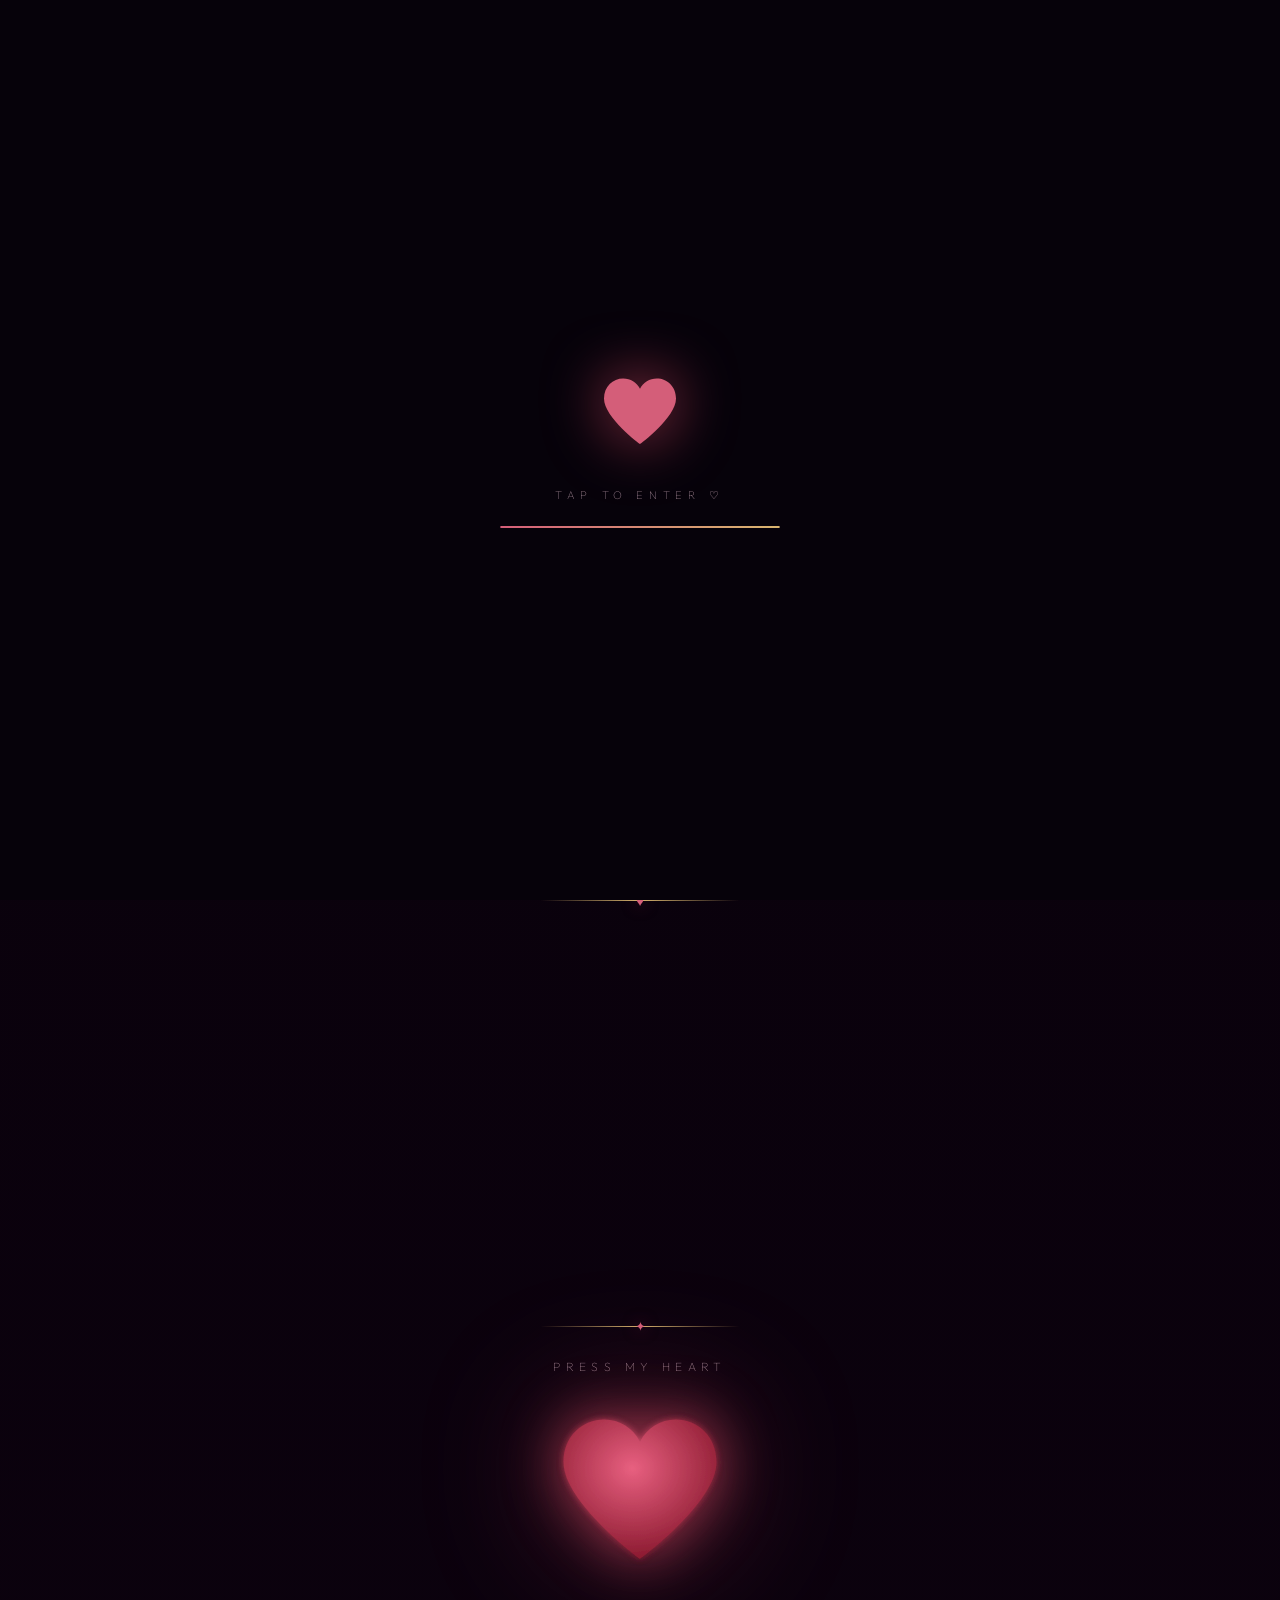
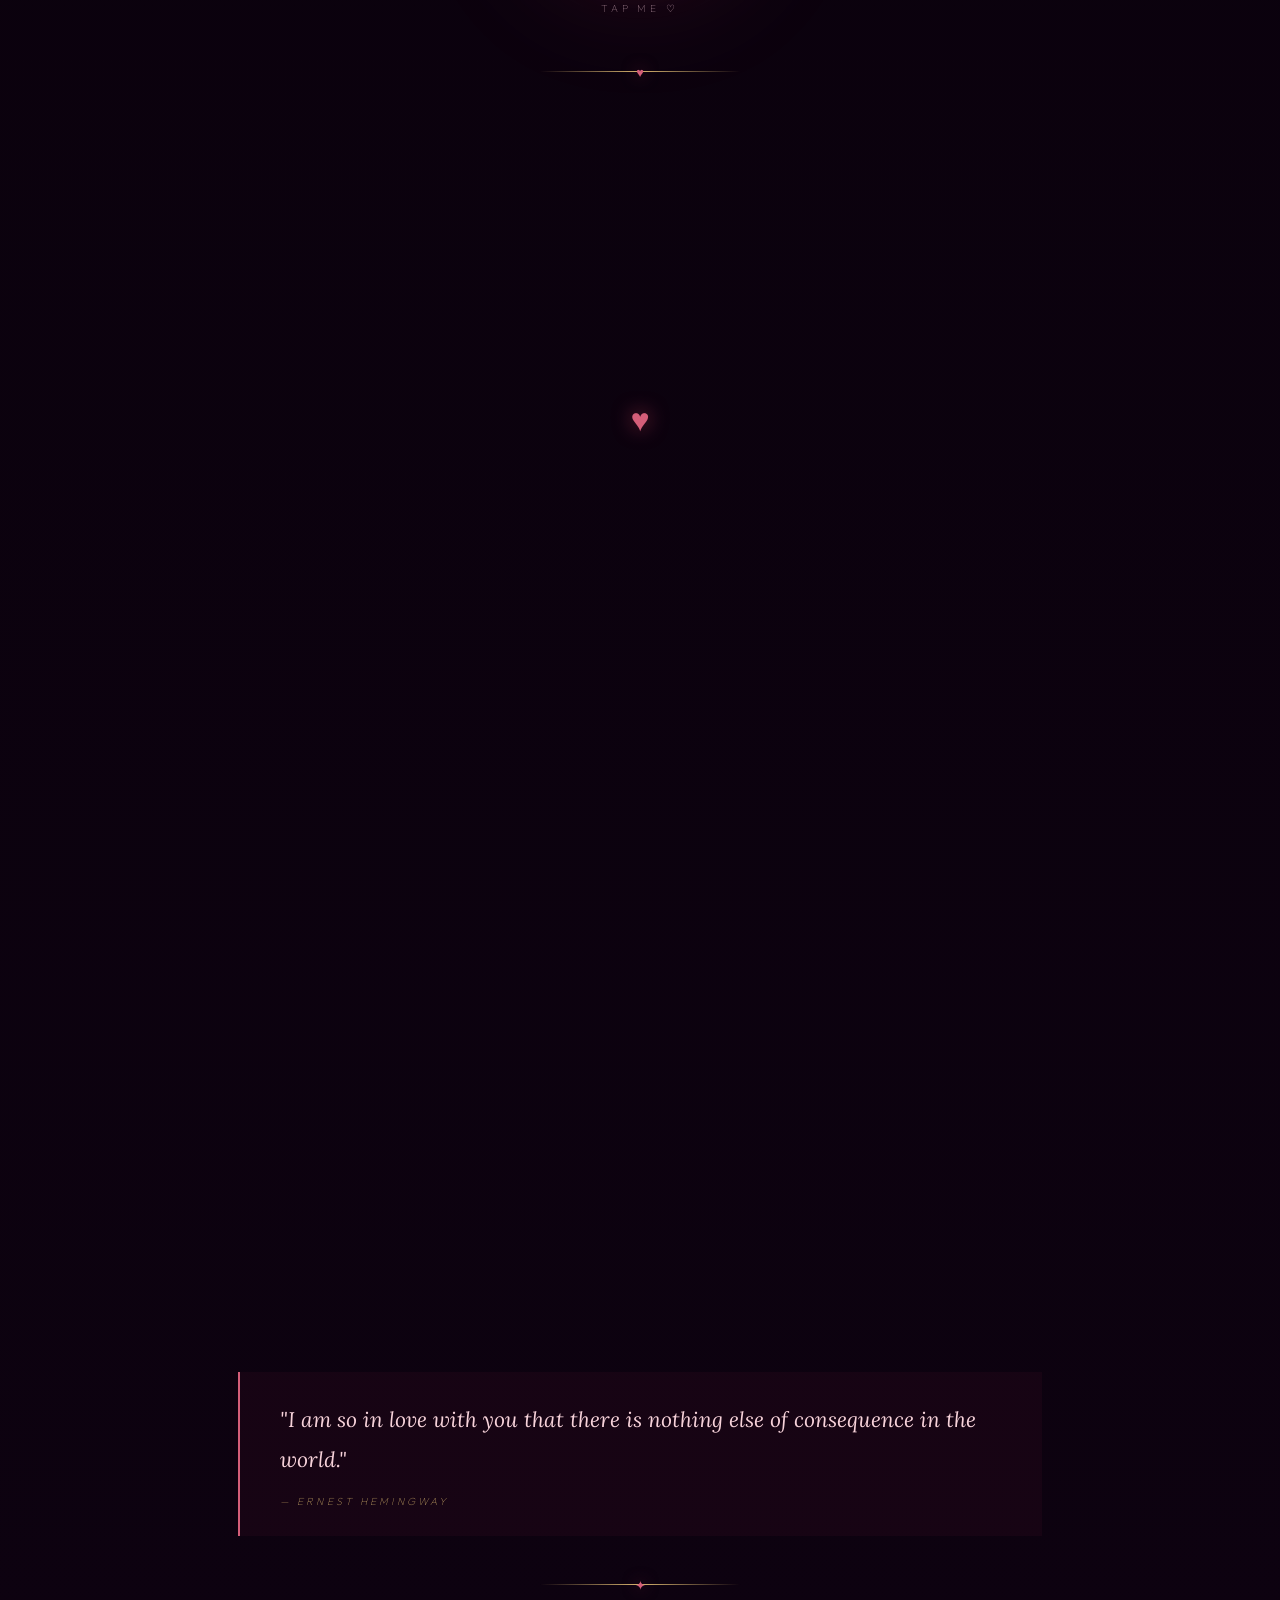
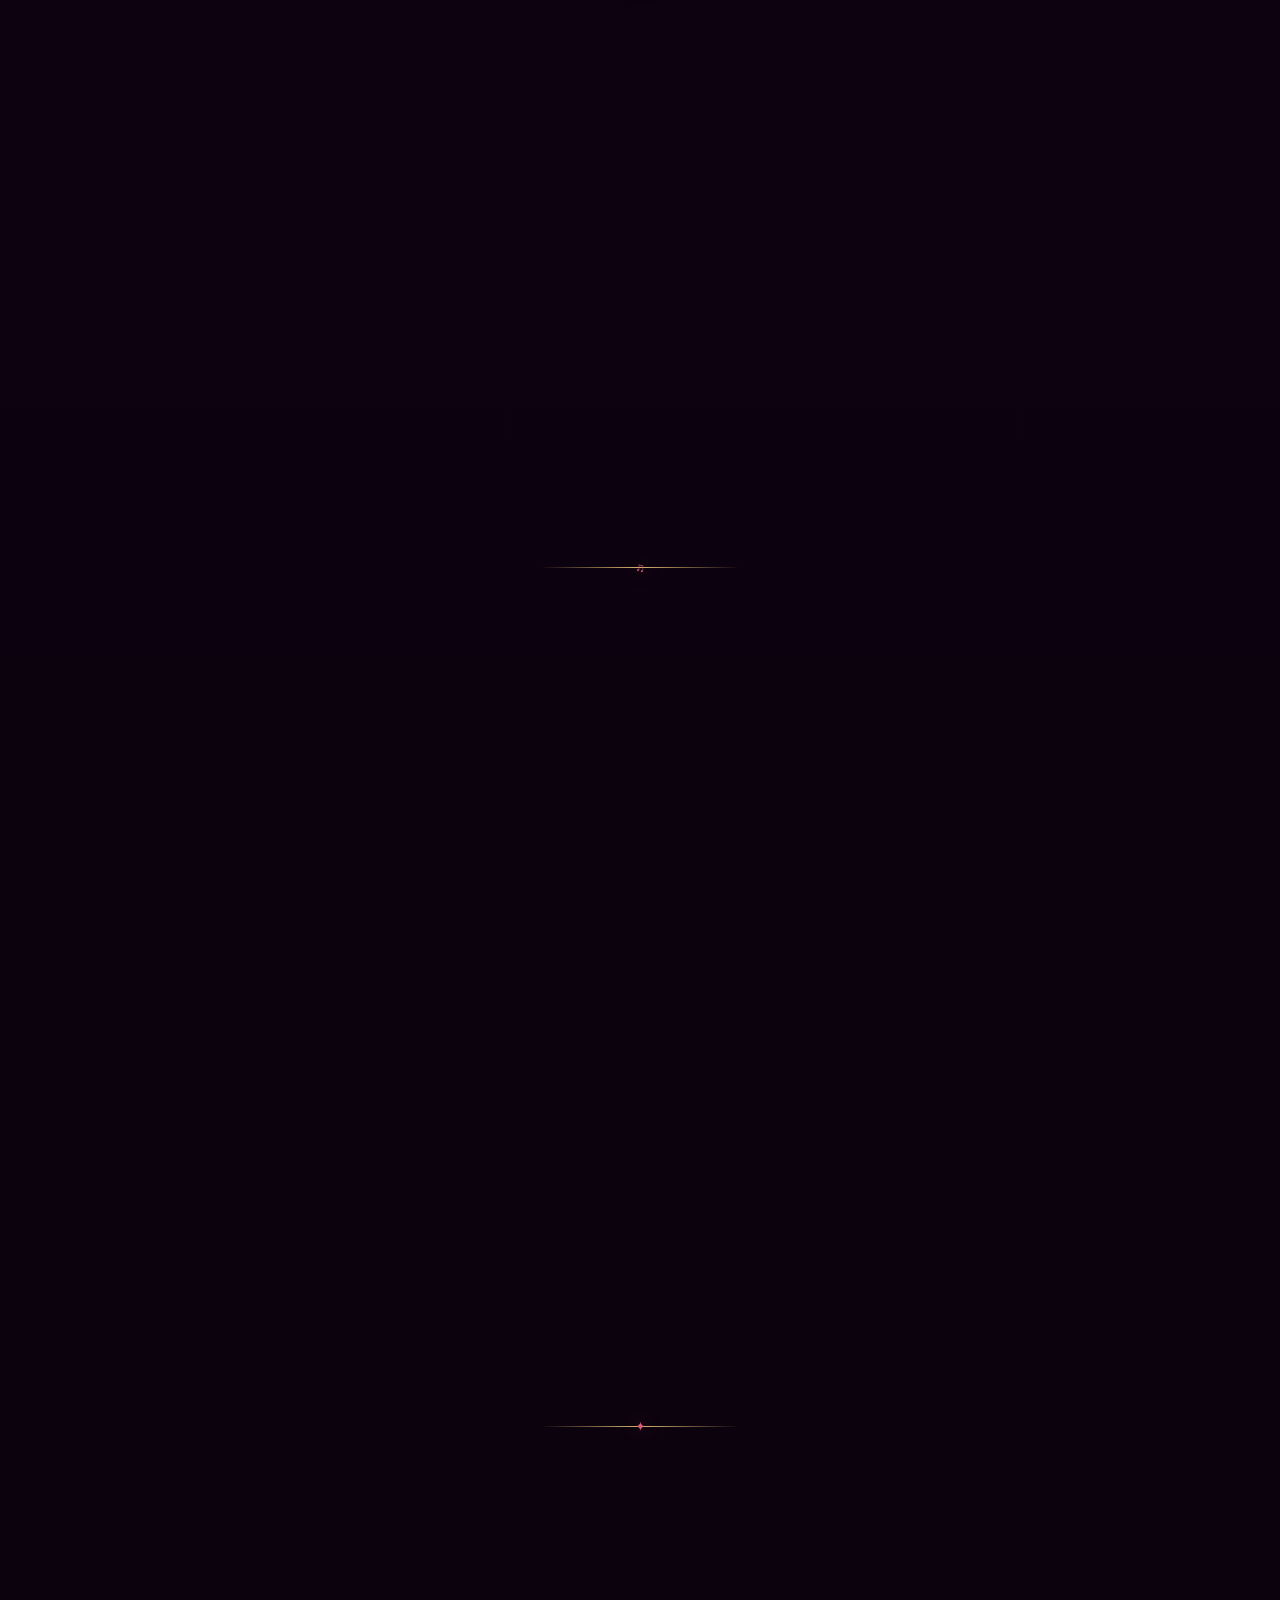
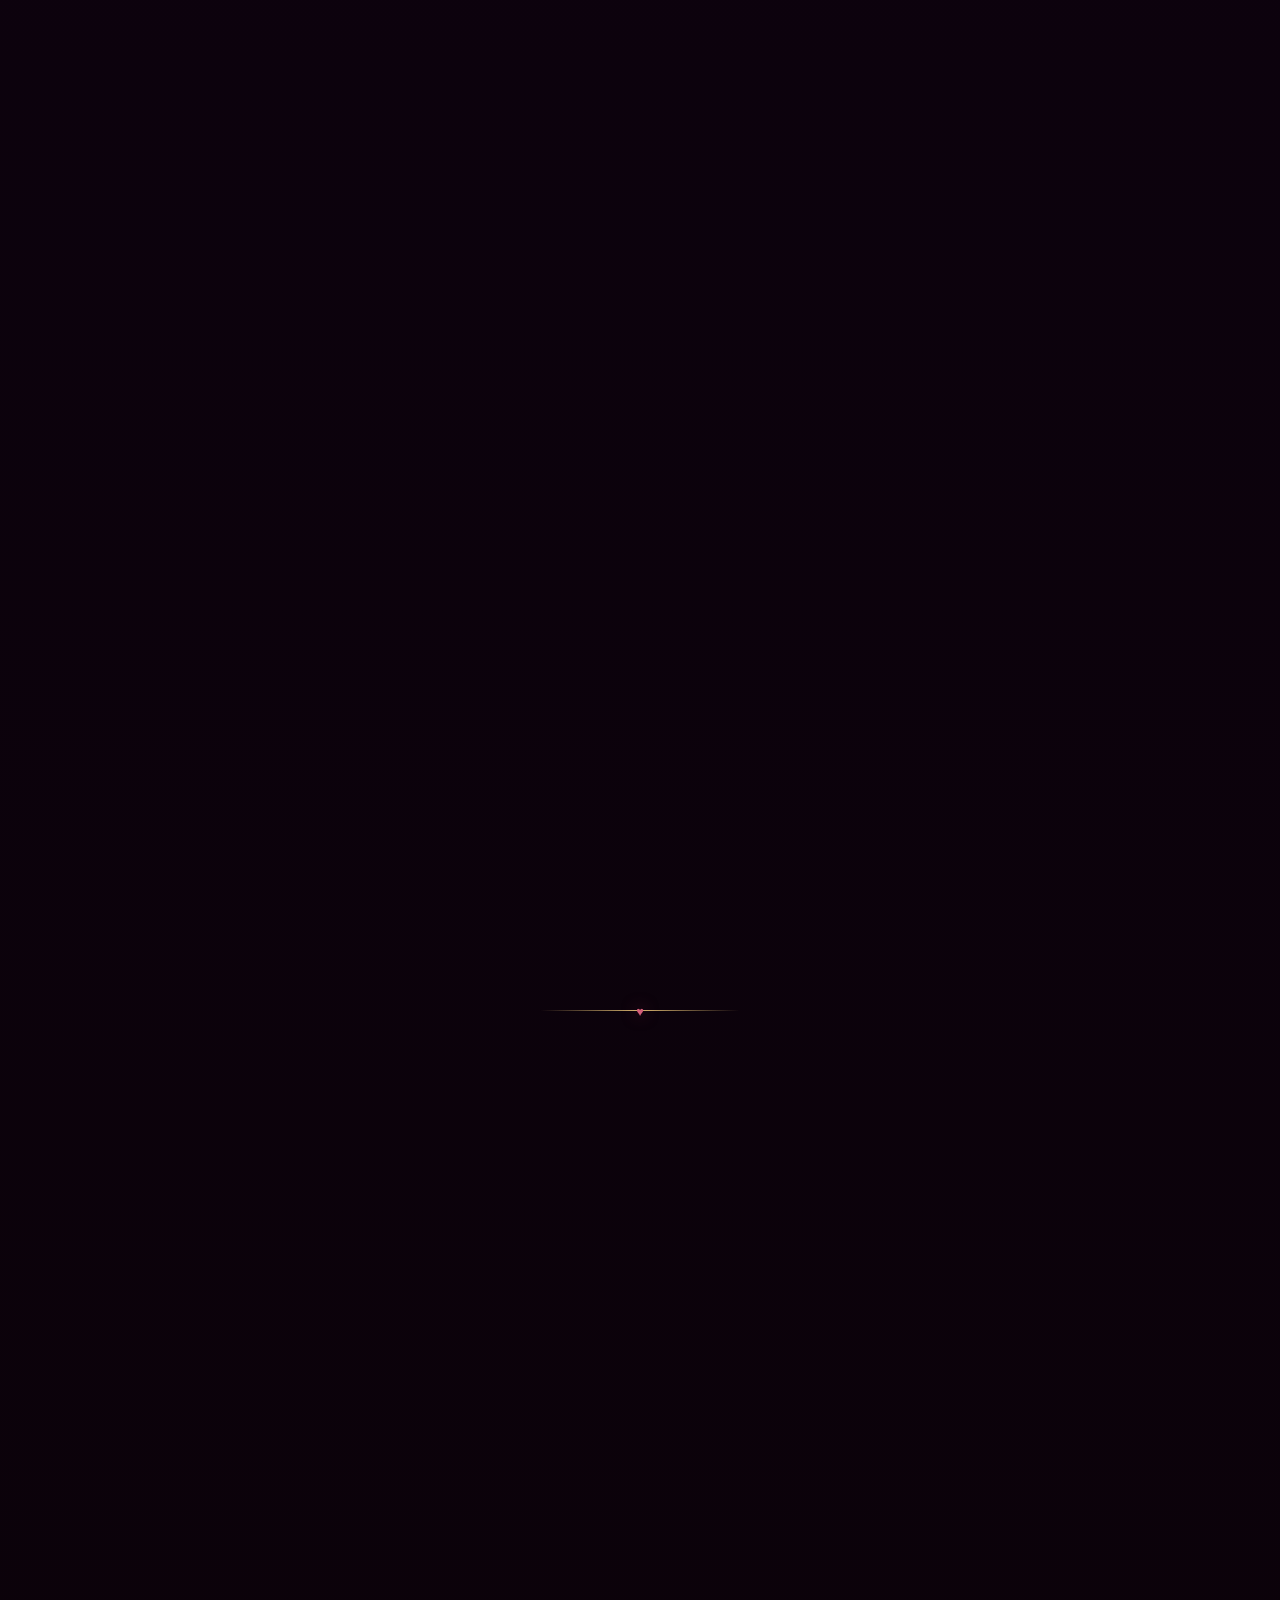
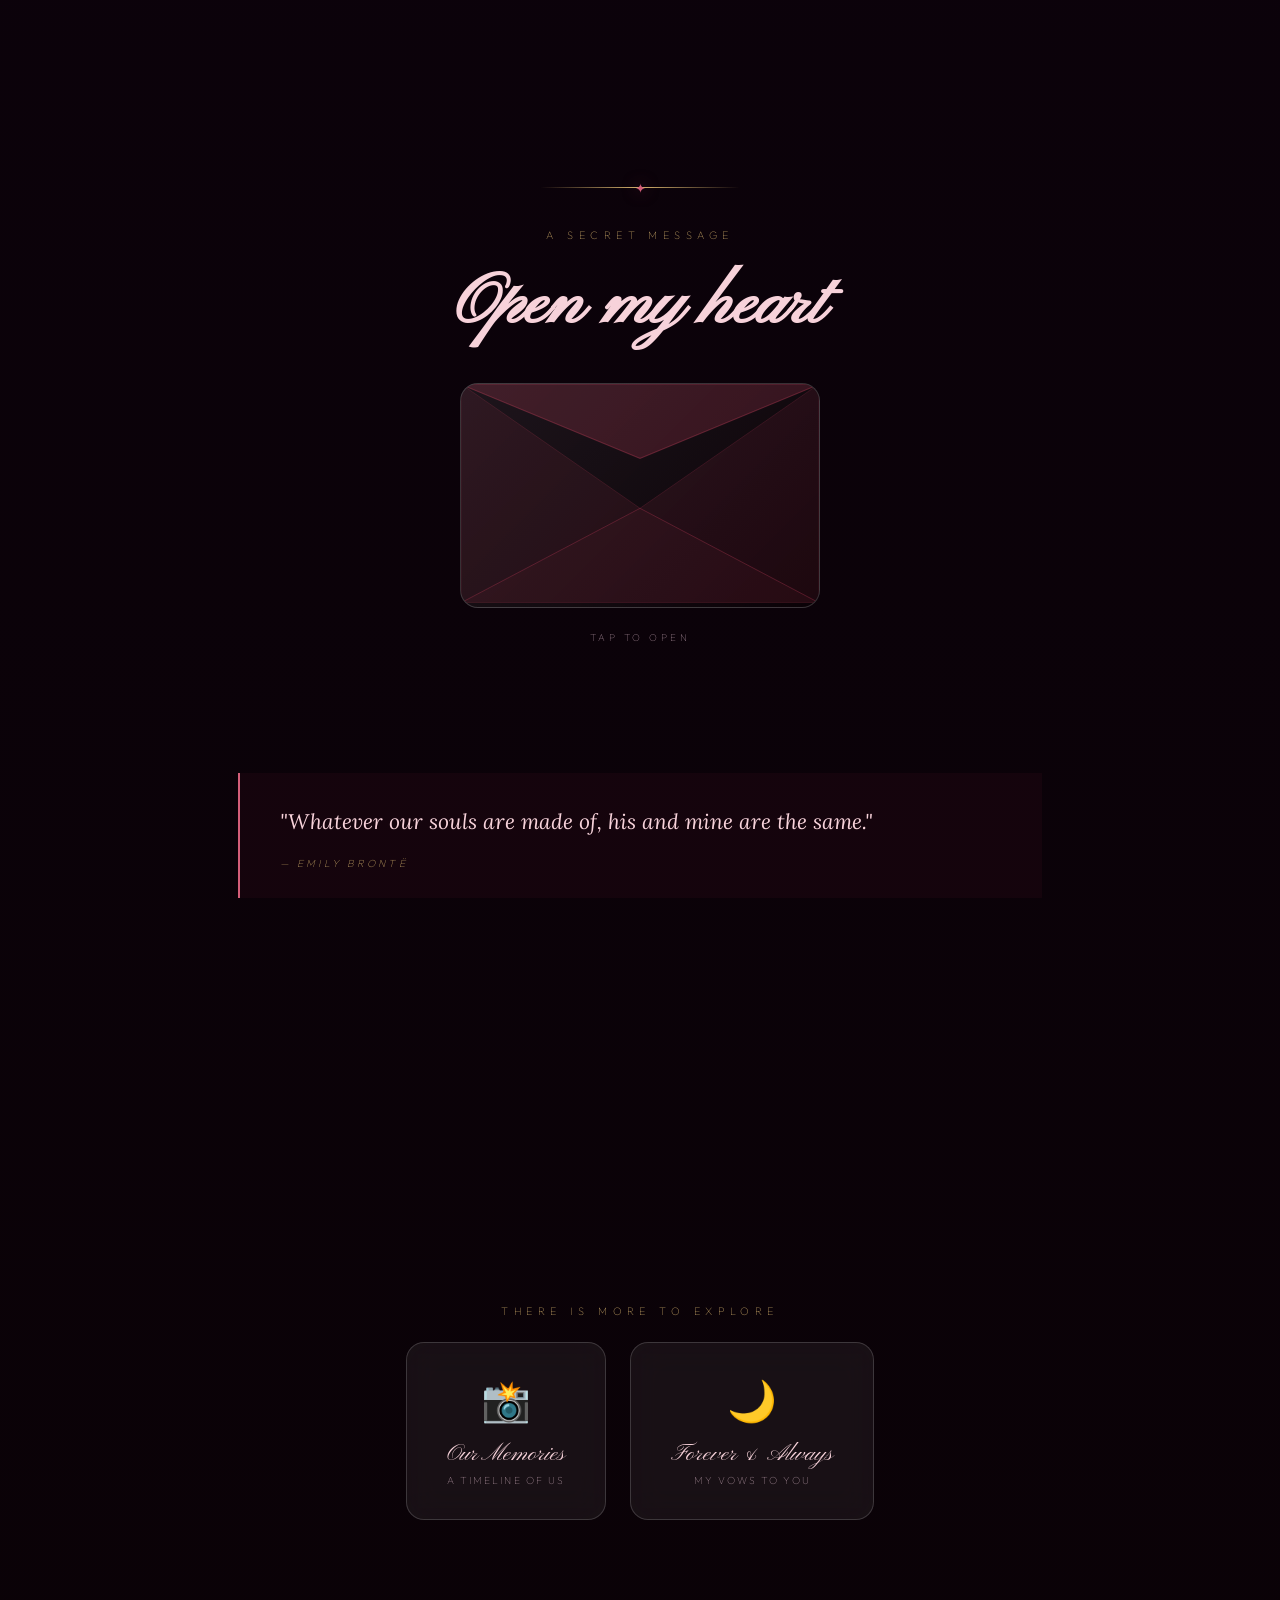
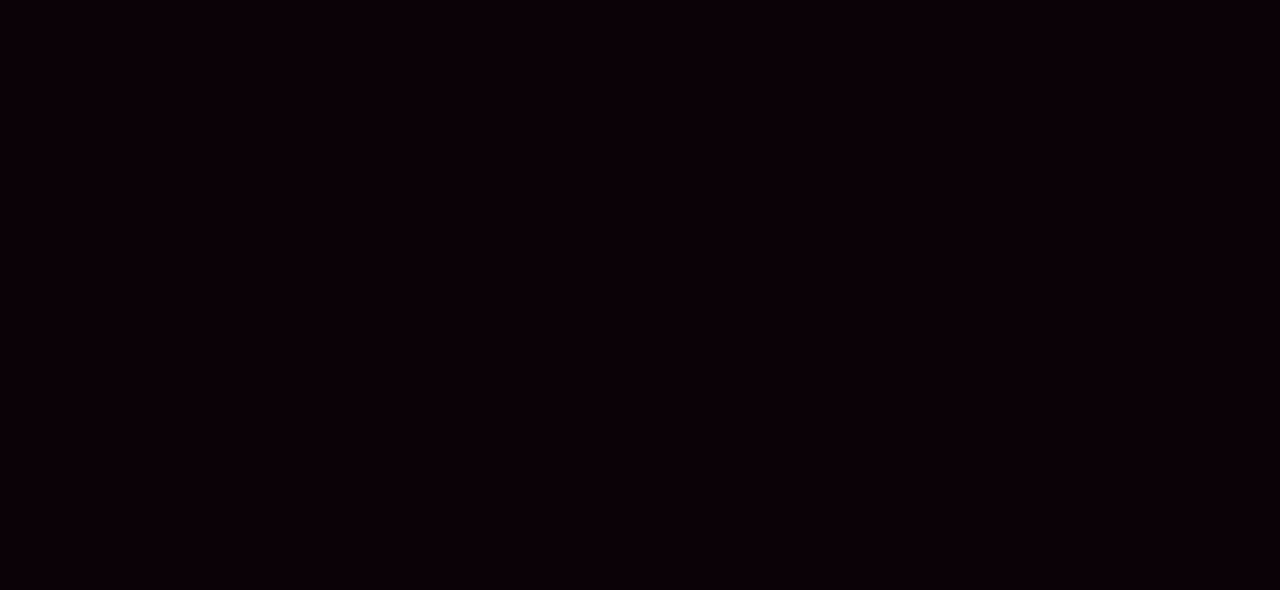
<file: Yassa - Copy - Copy/index.html>
<!DOCTYPE html>
<html lang="en">
<head>
  <meta charset="UTF-8"/>
  <meta name="viewport" content="width=device-width, initial-scale=1.0"/>
  <title>For Ela — My Everything ♡</title>
  <meta name="description" content="A love letter written with every heartbeat — for Ela, from Yassa."/>

  <!-- Fonts -->
  <link href="https://fonts.googleapis.com/css2?family=Lora:ital,wght@0,400;0,500;0,600;1,400;1,500&family=Pinyon+Script&family=Outfit:wght@200;300;400;500;600&display=swap" rel="stylesheet"/>

  <!-- Styles -->
  <link rel="stylesheet" href="css/style.css"/>
</head>
<body>

<!-- ═══ LOADING SCREEN ═══ -->
<div class="loader-screen" id="loader">
  <div class="loader-heart">
    <svg viewBox="0 0 100 90" xmlns="http://www.w3.org/2000/svg">
      <path d="M50 85C50 85 5 52 5 28C5 13 16 3 29 3C38 3 46 8 50 16C54 8 62 3 71 3C84 3 95 13 95 28C95 52 50 85 50 85Z"/>
    </svg>
  </div>
  <span class="loader-text">opening my heart for you</span>
  <div class="loader-bar"><div class="loader-bar-fill"></div></div>
</div>

<!-- ═══ SCROLL PROGRESS ═══ -->
<div class="scroll-progress">
  <div class="scroll-progress-fill" id="scroll-progress-fill"></div>
  <span class="scroll-heart" id="scroll-heart">♥</span>
</div>

<!-- ═══ SOUND TOGGLE ═══ -->
<button class="sound-toggle" id="sound-toggle" aria-label="Toggle sound">♪</button>

<!-- ═══ AUDIO ═══ -->
<audio id="bgmusic" loop preload="auto">
  <source src="bgmusic.mp3" type="audio/mpeg">
  Your browser does not support the audio element.
</audio>

<!-- ═══ HEART CURSOR ═══ -->
<div id="hcur">
  <svg viewBox="0 0 100 90" xmlns="http://www.w3.org/2000/svg">
    <path d="M50 85C50 85 5 52 5 28C5 13 16 3 29 3C38 3 46 8 50 16C54 8 62 3 71 3C84 3 95 13 95 28C95 52 50 85 50 85Z" fill="#c0415a"/>
  </svg>
</div>

<!-- ═══ CANVASES ═══ -->
<canvas id="bgc"></canvas>
<canvas id="fwc"></canvas>
<div class="fhwrap" id="fhwrap"></div>

<!-- ═══ MODAL ═══ -->
<div class="overlay" id="overlay">
  <div class="mbox">
    <span class="mhearts">♥ ♥ ♥</span>
    <div class="mtxt" id="mtxt"></div>
    <button class="mclose" id="mclose">close ♡</button>
  </div>
</div>

<!-- ═══ HERO ═══ -->
<div class="hero">
  <div class="ring ring-1"></div>
  <div class="ring ring-2"></div>
  <div class="ring ring-3"></div>
  <canvas id="heart3d"></canvas>
  <span class="from-label">from Yassa, with every heartbeat, to</span>
  <div class="name-wrap">
    <span class="hero-name" id="hname">Ela</span>
  </div>
  <p class="hero-tagline">You are not just the love of my life —<br>you are the <em>life</em> of my love.</p>
  <span class="hero-sub">always &nbsp;·&nbsp; hopelessly &nbsp;·&nbsp; forever</span>
  <div class="shint"><span>scroll</span><div class="sline"></div></div>
</div>

<div class="gline-animated rev"><span class="div-heart">♥</span></div>

<!-- ═══ LETTER ═══ -->
<section class="parallax-section">
  <span class="tag rev">A letter from my heart</span>
  <h2 class="rev">My dearest Ela</h2>
  <div class="letter rev">
    <p>There are moments when words feel too small for what the heart is trying to say. This is one of those moments. Because no sentence I could ever write will be enough to describe how deeply, how completely, how <em>hopelessly</em> I love you.</p>
    <p>You walked into my world and quietly rearranged everything — the way the morning feels, the way a song sounds, the way I see myself. You made me realise that love is not just a feeling; it is a <em>place</em>. And that place is wherever you are.</p>
    <p>I do not love you because you are perfect. I love you because <strong>you are perfectly, beautifully, wonderfully you</strong> — and to me, there is nothing more extraordinary in this entire universe.</p>
  </div>
</section>

<div class="gline-animated rev"><span class="div-heart">✦</span></div>

<!-- ═══ TAP MY HEART ═══ -->
<div class="tap-sec rev">
  <span class="sub">press my heart</span>
  <button class="bhbtn" id="bh" aria-label="Press for a love message">
    <svg viewBox="0 0 100 90" xmlns="http://www.w3.org/2000/svg">
      <defs>
        <radialGradient id="hg" cx="45%" cy="35%" r="65%">
          <stop offset="0%" stop-color="#e86080"/>
          <stop offset="100%" stop-color="#8b1a30"/>
        </radialGradient>
        <filter id="glow"><feGaussianBlur stdDeviation="2" result="blur"/><feMerge><feMergeNode in="blur"/><feMergeNode in="SourceGraphic"/></feMerge></filter>
      </defs>
      <path d="M50 85C50 85 5 52 5 28C5 13 16 3 29 3C38 3 46 8 50 16C54 8 62 3 71 3C84 3 95 13 95 28C95 52 50 85 50 85Z" fill="url(#hg)" filter="url(#glow)"/>
    </svg>
  </button>
  <span class="tap-hint">tap me ♡</span>
</div>

<div class="gline-animated rev"><span class="div-heart">♥</span></div>

<!-- ═══ POEM ═══ -->
<div class="poem parallax-section">
  <span class="pl rev">When I am with you, time forgets to move.</span>
  <span class="pl rev d1">When I am without you, every second knows your name.</span>
  <span class="pl hi rev d2">You are the poem I never knew how to write</span>
  <span class="pl hi rev d3">and the answer to a question my heart always asked.</span>
</div>

<span class="hbd">♥</span>

<!-- ═══ FLIP CARDS ═══ -->
<section class="parallax-section">
  <span class="tag rev">The reasons</span>
  <h2 class="rev">Why I love you</h2>
  <p class="rev">Tap each card to discover what's inside ✨</p>
  <div class="reasons" id="rgrid"></div>
</section>

<!-- ═══ QUOTE ═══ -->
<div style="position:relative;z-index:1;max-width:900px;margin:0 auto;padding:0 clamp(1.2rem,5vw,3rem)">
  <div class="quote rev">
    <p>"I am so in love with you that there is nothing else of consequence in the world."</p>
    <cite>— Ernest Hemingway</cite>
  </div>
</div>

<div class="gline-animated rev"><span class="div-heart">✦</span></div>

<!-- ═══ OUR SONG ═══ -->
<section class="parallax-section">
  <span class="tag rev">Our melody</span>
  <h2 class="rev">Our Song</h2>
  <div class="song-card glass-card rev">
    <div class="cd-wrap">
      <div class="cd"></div>
    </div>
    <div class="song-info">
      <p class="song-title">Every love song I hear</p>
      <p class="song-artist">reminds me of you</p>
      <p class="song-note">Because you are the melody my heart plays on repeat. Every lyric makes sense now that I have you. You turned music into something I can feel.</p>
    </div>
  </div>
</section>

<div class="gline-animated rev"><span class="div-heart">♫</span></div>

<!-- ═══ FAVORITE THINGS ABOUT US ═══ -->
<section class="parallax-section">
  <span class="tag rev">You & me</span>
  <h2 class="rev">Things I love about us</h2>
  <div class="fav-grid" id="favgrid"></div>
</section>

<div class="gline-animated rev"><span class="div-heart">✦</span></div>

<!-- ═══ PROMISES ═══ -->
<section class="parallax-section">
  <span class="tag rev">My promises</span>
  <h2 class="rev">What I give you — forever</h2>
  <p class="rev">Tap each heart to seal my promise to you 💕</p>
  <ul class="promises" id="plist"></ul>
</section>

<div class="gline-animated rev"><span class="div-heart">♥</span></div>

<!-- ═══ DREAM FUTURE ═══ -->
<section class="parallax-section">
  <span class="tag rev">Our tomorrow</span>
  <h2 class="rev">Dreams I have for us</h2>
  <div class="dreams-timeline" id="dreamlist"></div>
</section>

<div class="gline-animated rev"><span class="div-heart">✦</span></div>

<!-- ═══ ENVELOPE ═══ -->
<div class="envsec">
  <span class="tag rev" style="text-align:center;display:block">A secret message</span>
  <h2 class="rev" style="text-align:center;font-family:'Pinyon Script',cursive;font-size:clamp(2.5rem,7vw,4.5rem);color:var(--blush);margin-bottom:0">Open my heart</h2>
  <div class="envwrap rev" id="envwrap">
    <div class="env" id="env">
      <div class="envbody">
        <div class="eflap">
          <svg viewBox="0 0 360 210" preserveAspectRatio="none" xmlns="http://www.w3.org/2000/svg">
            <polygon points="0,0 360,0 180,125" fill="rgba(192,65,90,.22)" stroke="rgba(192,65,90,.38)" stroke-width="1.5"/>
          </svg>
        </div>
        <svg class="etri" viewBox="0 0 360 220" preserveAspectRatio="none" xmlns="http://www.w3.org/2000/svg">
          <polygon points="0,0 0,220 180,125" fill="rgba(192,65,90,.1)" stroke="rgba(192,65,90,.18)" stroke-width="1"/>
          <polygon points="360,0 360,220 180,125" fill="rgba(192,65,90,.1)" stroke="rgba(192,65,90,.18)" stroke-width="1"/>
          <polygon points="0,220 360,220 180,125" fill="rgba(192,65,90,.15)" stroke="rgba(192,65,90,.18)" stroke-width="1"/>
        </svg>
        <div class="eletter">
          <p>You are the greatest gift my life has ever known.<br>Thank you for choosing me. ♥<br><br>— Yassa</p>
        </div>
      </div>
    </div>
    <span class="ehint" id="ehint">tap to open</span>
  </div>
</div>

<!-- ═══ SECOND QUOTE ═══ -->
<div style="position:relative;z-index:1;max-width:900px;margin:0 auto;padding:0 clamp(1.2rem,5vw,3rem)">
  <div class="quote rev">
    <p>"Whatever our souls are made of, his and mine are the same."</p>
    <cite>— Emily Brontë</cite>
  </div>
</div>

<!-- ═══ CLOSING POEM ═══ -->
<div class="poem parallax-section" style="padding-bottom:1rem">
  <span class="pl rev">If I searched every corner of every universe,</span>
  <span class="pl rev d1">across every star and every sea,</span>
  <span class="pl rev d2">I would still choose you.</span>
  <span class="pl hi rev d3">Not because there is no one else —</span>
  <span class="pl hi rev d4">but because there is no one else like you.</span>
</div>

<!-- ═══ PAGE NAVIGATION ═══ -->
<nav class="page-nav rev">
  <span class="tag" style="text-align:center;display:block;margin-bottom:1.5rem">there is more to explore</span>
  <div class="nav-links">
    <a href="memories.html" class="nav-card">
      <span class="nav-icon">📸</span>
      <span class="nav-title">Our Memories</span>
      <span class="nav-desc">A timeline of us</span>
    </a>
    <a href="forever.html" class="nav-card">
      <span class="nav-icon">🌙</span>
      <span class="nav-title">Forever & Always</span>
      <span class="nav-desc">My vows to you</span>
    </a>
  </div>
</nav>

<!-- ═══ FINAL ═══ -->
<div class="final">
  <span class="flabel rev">written with every single beat of his heart</span>
  <span class="sig rev">Yassa</span>
  <div class="infinity-wrap rev">
    <svg viewBox="0 0 60 30" xmlns="http://www.w3.org/2000/svg">
      <path d="M15 15C15 15 5 5 5 15C5 25 15 25 15 15C15 15 25 5 35 15M45 15C45 15 55 25 55 15C55 5 45 5 45 15C45 15 35 25 25 15" />
    </svg>
  </div>
  <p class="fnote rev">Yours — completely, endlessly, joyfully. Always.</p>
  <span class="fhearts">♥ &nbsp; ♥ &nbsp; ♥</span>
</div>

<!-- ═══ SCRIPTS ═══ -->
<script src="js/data.js"></script>
<script src="js/effects.js"></script>
<script src="js/components.js"></script>
<script src="js/heart3d.js"></script>
<script src="js/loading.js"></script>
<script src="js/starfield.js"></script>
<script src="js/typewriter.js"></script>
<script src="js/main.js"></script>

</body>
</html>
</file>
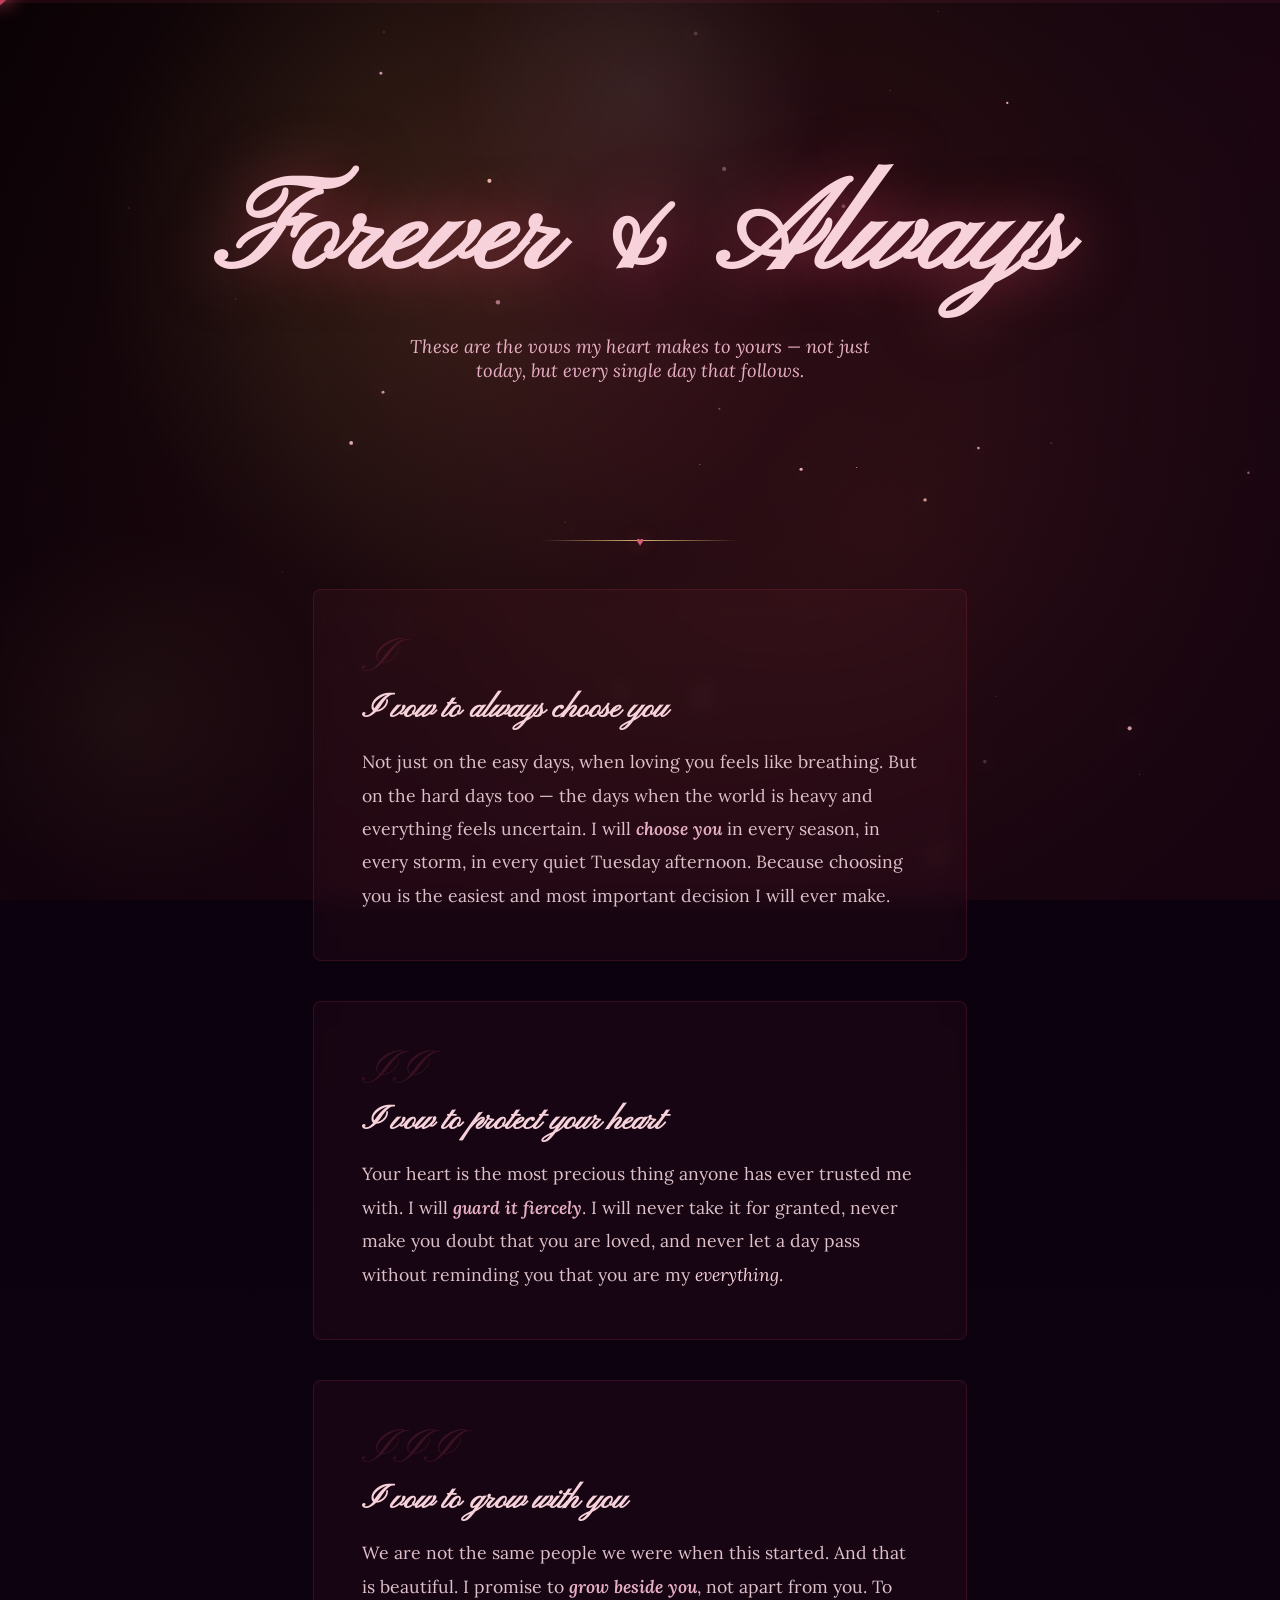
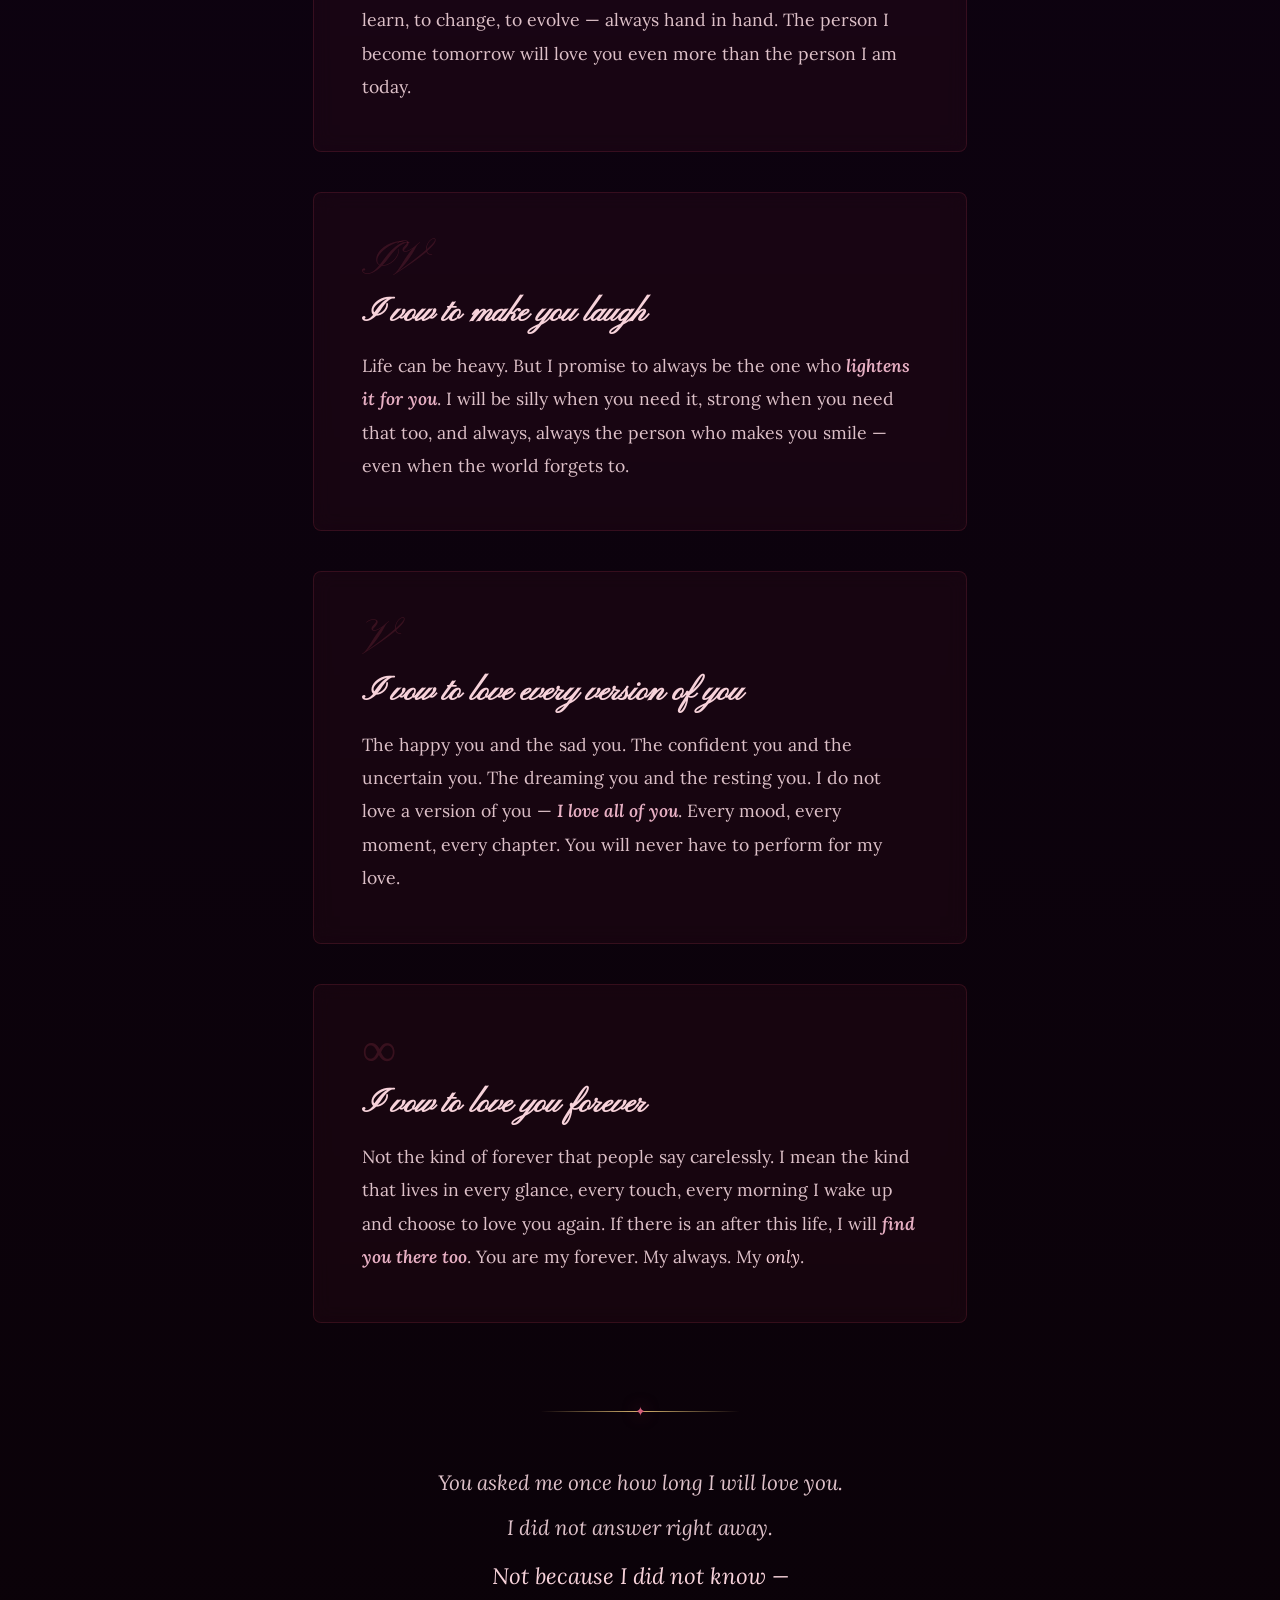
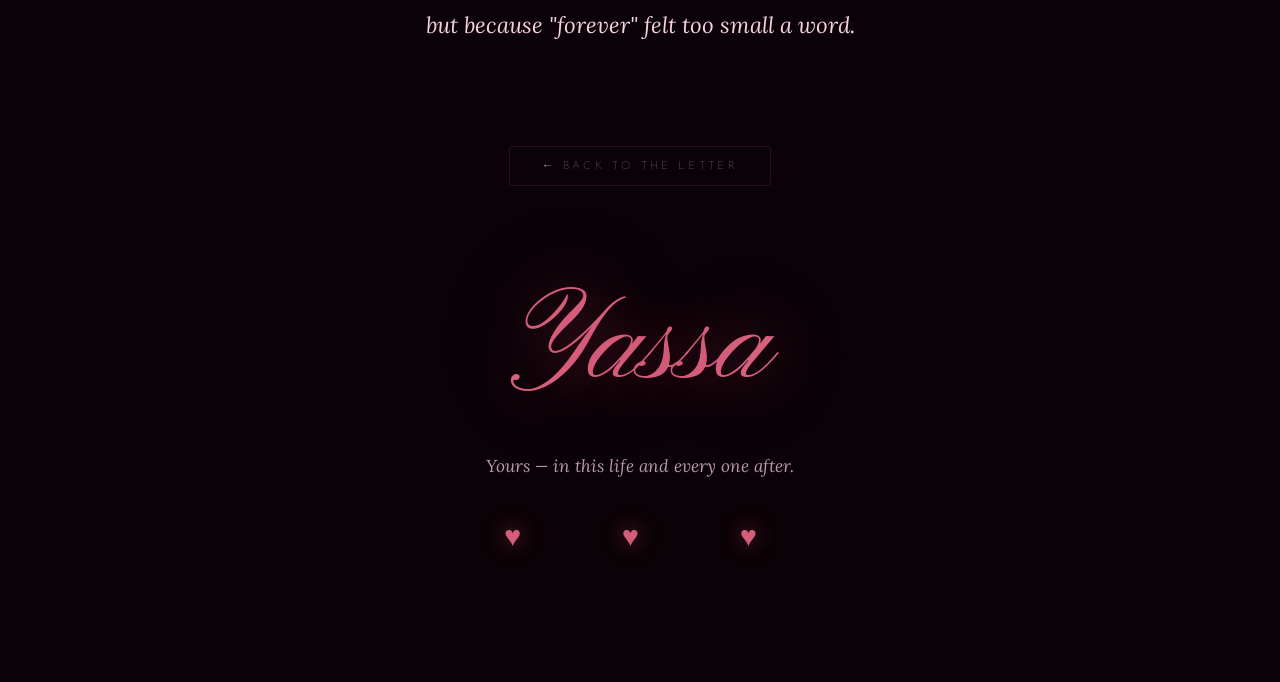
<file: Yassa - Copy - Copy/forever.html>
<!DOCTYPE html>
<html lang="en">
<head>
  <meta charset="UTF-8"/>
  <meta name="viewport" content="width=device-width, initial-scale=1.0"/>
  <title>Forever & Always — For Ela ♡</title>
  <link href="https://fonts.googleapis.com/css2?family=Lora:ital,wght@0,400;0,500;0,600;1,400;1,500&family=Pinyon+Script&family=Josefin+Sans:wght@100;200;300&display=swap" rel="stylesheet"/>
  <link rel="stylesheet" href="css/style.css"/>
  <style>
    .vow-hero {
      min-height: 60svh; display: flex; flex-direction: column;
      align-items: center; justify-content: center; text-align: center;
      padding: 4rem 1.5rem; position: relative; z-index: 1;
    }
    .vow-hero h1 {
      font-family: 'Pinyon Script', cursive;
      font-size: clamp(3.5rem, 12vw, 8rem); color: var(--blush);
      text-shadow: 0 0 60px rgba(192,65,90,.6);
      opacity: 0; animation: fu 1.2s .3s forwards;
    }
    .vow-hero p {
      font-style: italic; color: var(--soft); font-size: clamp(.9rem, 2vw, 1.15rem);
      margin-top: 1rem; opacity: 0; animation: fu .9s .8s forwards; max-width: 500px;
    }

    .vow-section {
      position: relative; z-index: 1; max-width: 750px;
      margin: 0 auto; padding: 3rem clamp(1.2rem, 5vw, 3rem);
    }
    .vow-card {
      background: rgba(192,65,90,.06); border: 1px solid rgba(192,65,90,.18);
      border-radius: 8px; padding: clamp(2rem, 5vw, 3rem);
      backdrop-filter: blur(10px); margin-bottom: 2.5rem;
      transition: transform .3s, box-shadow .3s;
    }
    .vow-card:hover {
      transform: translateY(-3px);
      box-shadow: 0 12px 40px rgba(192,65,90,.1);
    }
    .vow-num {
      font-family: 'Pinyon Script', cursive; font-size: 3rem;
      color: rgba(192,65,90,.2); line-height: .9; margin-bottom: .5rem;
    }
    .vow-title {
      font-family: 'Pinyon Script', cursive;
      font-size: clamp(1.5rem, 4vw, 2rem); color: var(--blush); margin-bottom: 1rem;
    }
    .vow-text {
      font-size: clamp(.95rem, 1.6vw, 1.1rem); color: #ddc0c8;
      line-height: 1.9; font-weight: 400;
    }
    .vow-text em { color: var(--blush); }
    .vow-text strong { color: var(--soft); font-weight: 600; font-style: italic; }

    .final-poem {
      text-align: center; padding: 3rem 1.5rem;
      position: relative; z-index: 1; max-width: 650px; margin: 0 auto;
    }
    .final-poem .pl { display: block; font-style: italic; color: #ddc0c8;
      font-size: clamp(1rem, 2.2vw, 1.3rem); line-height: 2.2; font-weight: 400; }
    .final-poem .pl.hi { color: var(--blush); font-size: clamp(1.05rem, 2.4vw, 1.4rem); }

    .back-link {
      display: block; text-align: center; margin: 3rem auto;
      font-family: 'Josefin Sans', sans-serif; font-weight: 100;
      letter-spacing: .3em; font-size: .7rem; color: var(--muted);
      text-transform: uppercase; text-decoration: none;
      padding: .8rem 2rem; border: 1px solid rgba(192,65,90,.2);
      border-radius: 4px; transition: all .3s; position: relative; z-index: 1;
      width: fit-content;
    }
    .back-link:hover { border-color: var(--rose); color: var(--rose); background: rgba(192,65,90,.08); }
  </style>
</head>
<body class="page-ready">

<canvas id="bgc"></canvas>
<canvas id="fwc"></canvas>
<div class="fhwrap" id="fhwrap"></div>
<div id="hcur"><svg viewBox="0 0 100 90" xmlns="http://www.w3.org/2000/svg"><path d="M50 85C50 85 5 52 5 28C5 13 16 3 29 3C38 3 46 8 50 16C54 8 62 3 71 3C84 3 95 13 95 28C95 52 50 85 50 85Z" fill="#c0415a"/></svg></div>

<div class="scroll-progress"><div class="scroll-progress-fill" id="scroll-progress-fill"></div><span class="scroll-heart" id="scroll-heart">♥</span></div>

<div class="vow-hero">
  <h1>Forever & Always</h1>
  <p>These are the vows my heart makes to yours — not just today, but every single day that follows.</p>
</div>

<div class="gline-animated rev"><span class="div-heart">♥</span></div>

<div class="vow-section">
  <div class="vow-card rev">
    <div class="vow-num">I</div>
    <h3 class="vow-title">I vow to always choose you</h3>
    <p class="vow-text">Not just on the easy days, when loving you feels like breathing. But on the hard days too — the days when the world is heavy and everything feels uncertain. I will <strong>choose you</strong> in every season, in every storm, in every quiet Tuesday afternoon. Because choosing you is the easiest and most important decision I will ever make.</p>
  </div>

  <div class="vow-card rev d1">
    <div class="vow-num">II</div>
    <h3 class="vow-title">I vow to protect your heart</h3>
    <p class="vow-text">Your heart is the most precious thing anyone has ever trusted me with. I will <strong>guard it fiercely</strong>. I will never take it for granted, never make you doubt that you are loved, and never let a day pass without reminding you that you are my <em>everything</em>.</p>
  </div>

  <div class="vow-card rev d2">
    <div class="vow-num">III</div>
    <h3 class="vow-title">I vow to grow with you</h3>
    <p class="vow-text">We are not the same people we were when this started. And that is beautiful. I promise to <strong>grow beside you</strong>, not apart from you. To learn, to change, to evolve — always hand in hand. The person I become tomorrow will love you even more than the person I am today.</p>
  </div>

  <div class="vow-card rev d3">
    <div class="vow-num">IV</div>
    <h3 class="vow-title">I vow to make you laugh</h3>
    <p class="vow-text">Life can be heavy. But I promise to always be the one who <strong>lightens it for you</strong>. I will be silly when you need it, strong when you need that too, and always, always the person who makes you smile — even when the world forgets to.</p>
  </div>

  <div class="vow-card rev d1">
    <div class="vow-num">V</div>
    <h3 class="vow-title">I vow to love every version of you</h3>
    <p class="vow-text">The happy you and the sad you. The confident you and the uncertain you. The dreaming you and the resting you. I do not love a version of you — <strong>I love all of you</strong>. Every mood, every moment, every chapter. You will never have to perform for my love.</p>
  </div>

  <div class="vow-card rev d2">
    <div class="vow-num">∞</div>
    <h3 class="vow-title">I vow to love you forever</h3>
    <p class="vow-text">Not the kind of forever that people say carelessly. I mean the kind that lives in every glance, every touch, every morning I wake up and choose to love you again. If there is an after this life, I will <strong>find you there too</strong>. You are my forever. My always. My <em>only</em>.</p>
  </div>
</div>

<div class="gline-animated rev"><span class="div-heart">✦</span></div>

<div class="final-poem">
  <span class="pl rev">You asked me once how long I will love you.</span>
  <span class="pl rev d1">I did not answer right away.</span>
  <span class="pl hi rev d2">Not because I did not know —</span>
  <span class="pl hi rev d3">but because "forever" felt too small a word.</span>
</div>

<a href="index.html" class="back-link">← back to the letter</a>

<div class="final" style="padding-top: 2rem">
  <span class="sig rev">Yassa</span>
  <p class="fnote rev">Yours — in this life and every one after.</p>
  <span class="fhearts">♥ &nbsp; ♥ &nbsp; ♥</span>
</div>

<script src="js/data.js"></script>
<script src="js/effects.js"></script>
<script src="js/starfield.js"></script>
<script>
  initHeartCursor();
  initFireworks();
  initStarfield();
  initFloatingHearts();
  initProgressBar();

  const io = new IntersectionObserver(entries => {
    entries.forEach(e => { if (e.isIntersecting) { e.target.classList.add('on'); io.unobserve(e.target); } });
  }, { threshold: .07 });
  document.querySelectorAll('.rev').forEach(el => io.observe(el));

  const divObs = new IntersectionObserver(entries => {
    entries.forEach(e => { if (e.isIntersecting) { e.target.classList.add('animate'); divObs.unobserve(e.target); } });
  }, { threshold: .5 });
  document.querySelectorAll('.gline-animated').forEach(d => divObs.observe(d));
</script>
</body>
</html>
</file>
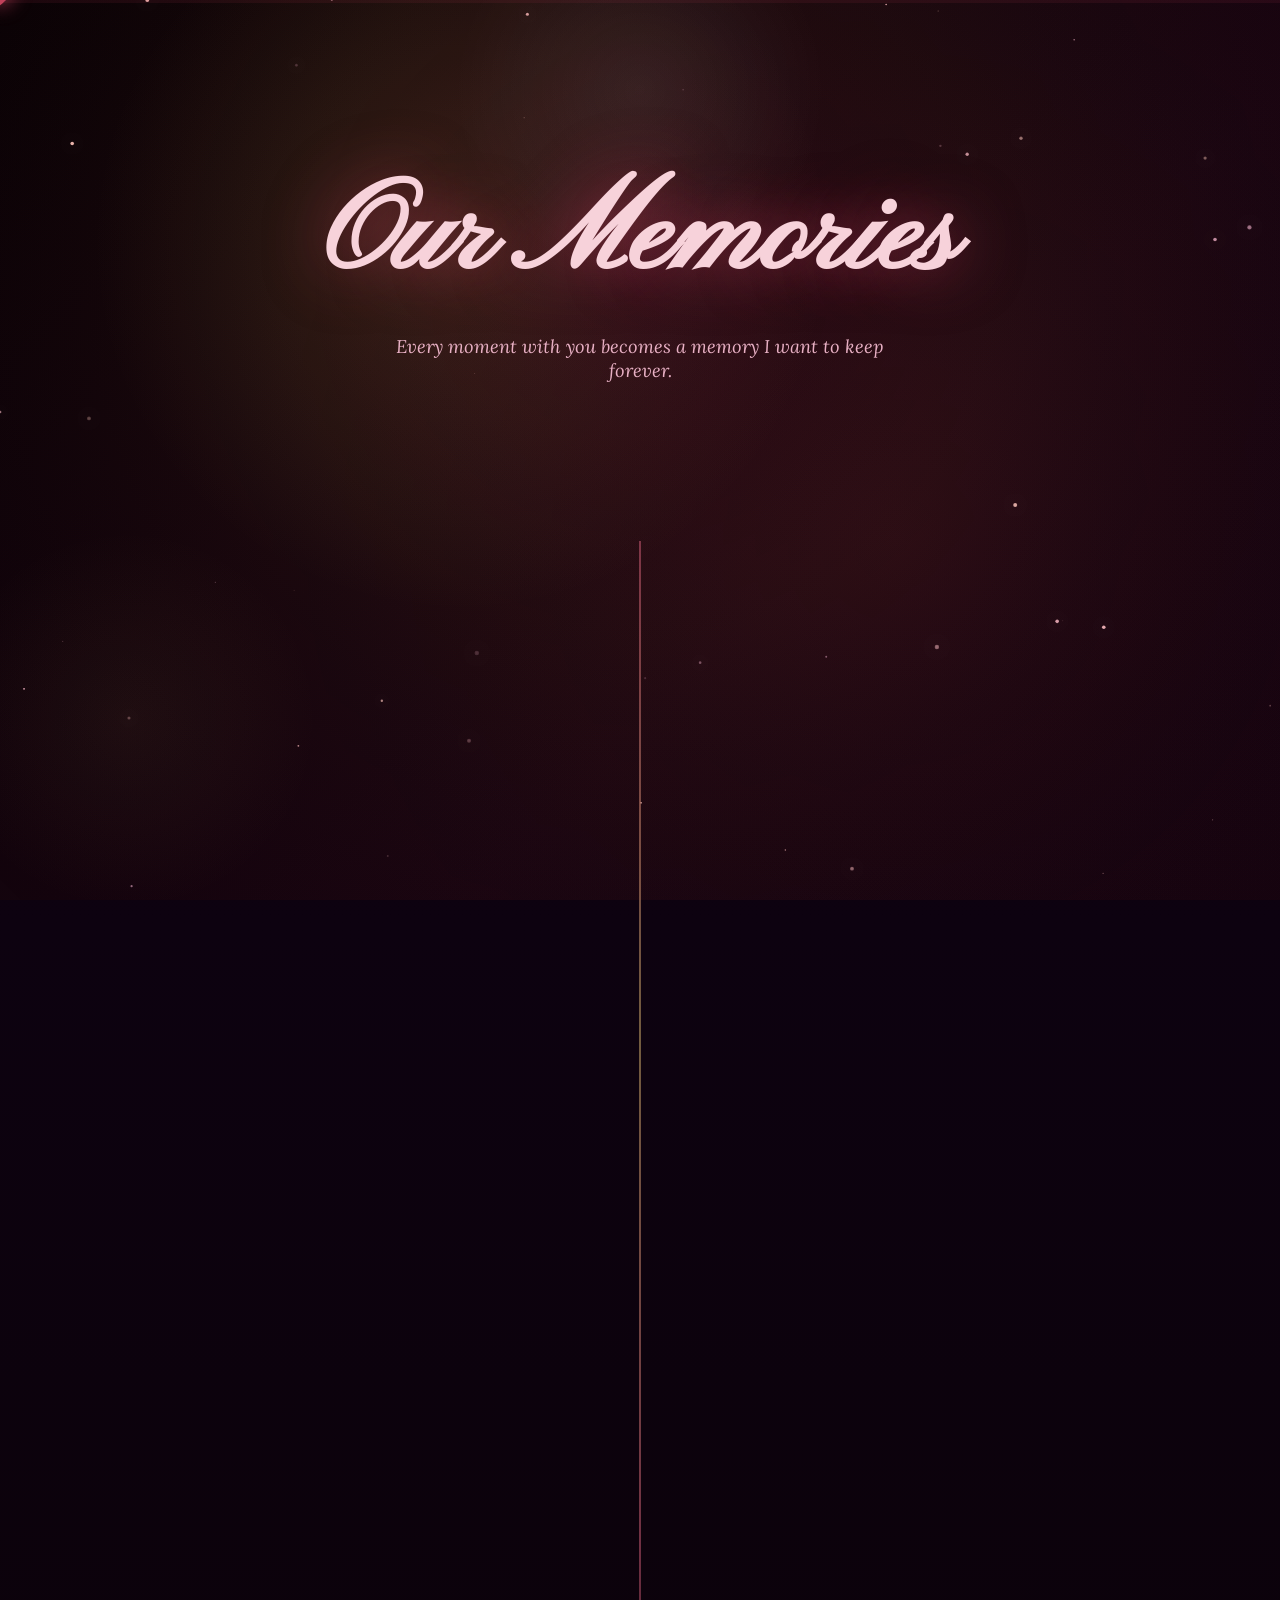
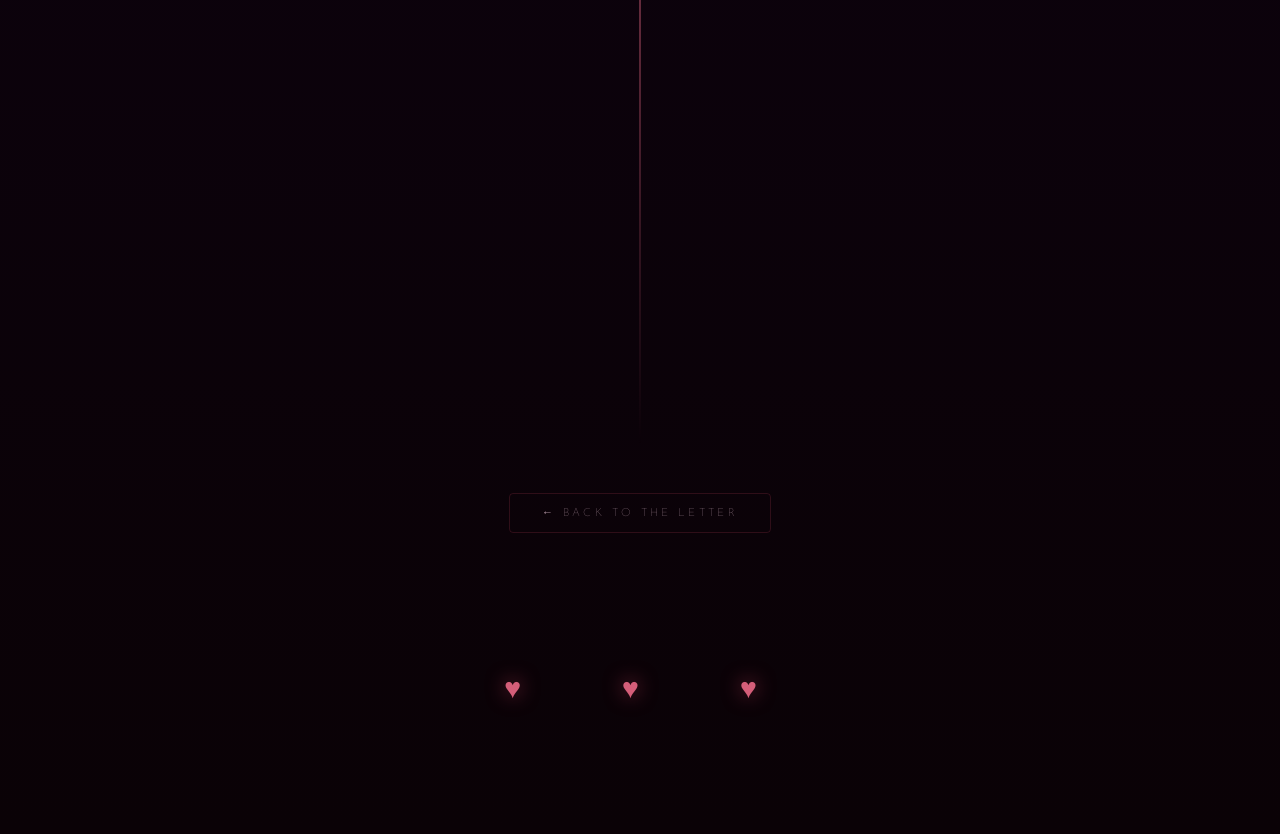
<file: Yassa - Copy - Copy/memories.html>
<!DOCTYPE html>
<html lang="en">
<head>
  <meta charset="UTF-8"/>
  <meta name="viewport" content="width=device-width, initial-scale=1.0"/>
  <title>Our Memories — For Ela ♡</title>
  <link href="https://fonts.googleapis.com/css2?family=Lora:ital,wght@0,400;0,500;0,600;1,400;1,500&family=Pinyon+Script&family=Josefin+Sans:wght@100;200;300&display=swap" rel="stylesheet"/>
  <link rel="stylesheet" href="css/style.css"/>
  <style>
    /* ── PAGE-SPECIFIC STYLES ── */
    .mem-hero {
      min-height: 60svh; display: flex; flex-direction: column;
      align-items: center; justify-content: center; text-align: center;
      padding: 4rem 1.5rem; position: relative; z-index: 1;
    }
    .mem-hero h1 {
      font-family: 'Pinyon Script', cursive;
      font-size: clamp(3.5rem, 12vw, 8rem); color: var(--blush);
      text-shadow: 0 0 60px rgba(192,65,90,.6);
      opacity: 0; animation: fu 1.2s .3s forwards;
    }
    .mem-hero p {
      font-style: italic; color: var(--soft); font-size: clamp(.9rem, 2vw, 1.15rem);
      margin-top: 1rem; opacity: 0; animation: fu .9s .8s forwards; max-width: 500px;
    }

    .timeline { position: relative; max-width: 800px; margin: 0 auto; padding: 3rem 1.5rem; z-index: 1; }
    .timeline::before {
      content: ''; position: absolute; left: 50%; top: 0; bottom: 0;
      width: 1px; background: linear-gradient(to bottom, var(--rose), var(--gold), var(--rose), transparent);
      transform: translateX(-50%);
    }
    .tl-item {
      display: flex; gap: 2rem; margin-bottom: 3.5rem;
      position: relative; align-items: flex-start;
    }
    .tl-item:nth-child(odd) { flex-direction: row-reverse; text-align: right; }
    .tl-item:nth-child(odd) .tl-content { align-items: flex-end; }
    .tl-dot {
      position: absolute; left: 50%; top: .5rem;
      width: 2.2rem; height: 2.2rem; border-radius: 50%;
      background: rgba(192,65,90,.15); border: 1px solid var(--rose);
      display: flex; align-items: center; justify-content: center;
      transform: translateX(-50%); font-size: .9rem; z-index: 2;
      transition: transform .3s, box-shadow .3s;
    }
    .tl-item:hover .tl-dot {
      transform: translateX(-50%) scale(1.3);
      box-shadow: 0 0 25px rgba(192,65,90,.5);
    }
    .tl-content {
      flex: 1; display: flex; flex-direction: column; max-width: calc(50% - 2.5rem);
    }
    .tl-date {
      font-family: 'Josefin Sans', sans-serif; font-weight: 100;
      letter-spacing: .3em; font-size: .65rem; color: var(--gold);
      text-transform: uppercase; margin-bottom: .5rem;
    }
    .tl-title {
      font-family: 'Pinyon Script', cursive;
      font-size: clamp(1.3rem, 3vw, 1.8rem); color: var(--blush); margin-bottom: .5rem;
    }
    .tl-text { font-size: .95rem; color: #ddc0c8; line-height: 1.8; }

    .back-link {
      display: block; text-align: center; margin: 3rem auto;
      font-family: 'Josefin Sans', sans-serif; font-weight: 100;
      letter-spacing: .3em; font-size: .7rem; color: var(--muted);
      text-transform: uppercase; text-decoration: none;
      padding: .8rem 2rem; border: 1px solid rgba(192,65,90,.2);
      border-radius: 4px; transition: all .3s; position: relative; z-index: 1;
      width: fit-content;
    }
    .back-link:hover { border-color: var(--rose); color: var(--rose); background: rgba(192,65,90,.08); }

    @media (max-width: 600px) {
      .timeline::before { left: 1.1rem; }
      .tl-item, .tl-item:nth-child(odd) { flex-direction: column; text-align: left; }
      .tl-item:nth-child(odd) .tl-content { align-items: flex-start; }
      .tl-dot { left: 1.1rem; }
      .tl-content { max-width: 100%; padding-left: 3rem; }
    }
  </style>
</head>
<body class="page-ready">

<canvas id="bgc"></canvas>
<canvas id="fwc"></canvas>
<div class="fhwrap" id="fhwrap"></div>
<div id="hcur"><svg viewBox="0 0 100 90" xmlns="http://www.w3.org/2000/svg"><path d="M50 85C50 85 5 52 5 28C5 13 16 3 29 3C38 3 46 8 50 16C54 8 62 3 71 3C84 3 95 13 95 28C95 52 50 85 50 85Z" fill="#c0415a"/></svg></div>

<div class="scroll-progress"><div class="scroll-progress-fill" id="scroll-progress-fill"></div><span class="scroll-heart" id="scroll-heart">♥</span></div>

<div class="mem-hero">
  <h1>Our Memories</h1>
  <p>Every moment with you becomes a memory I want to keep forever.</p>
</div>

<div class="gline-animated rev"><span class="div-heart">♥</span></div>

<div class="timeline">
  <div class="tl-item rev">
    <div class="tl-dot">💫</div>
    <div class="tl-content">
      <span class="tl-date">The beginning</span>
      <h3 class="tl-title">When I first saw you</h3>
      <p class="tl-text">My heart did something it had never done before. It recognised you — before my mind even had a chance to catch up.</p>
    </div>
  </div>

  <div class="tl-item rev d1">
    <div class="tl-dot">💬</div>
    <div class="tl-content">
      <span class="tl-date">Our first conversation</span>
      <h3 class="tl-title">Words that changed everything</h3>
      <p class="tl-text">I remember thinking: I could talk to this person forever. And here I am, still wanting to.</p>
    </div>
  </div>

  <div class="tl-item rev d2">
    <div class="tl-dot">😂</div>
    <div class="tl-content">
      <span class="tl-date">That moment</span>
      <h3 class="tl-title">When you first laughed with me</h3>
      <p class="tl-text">The sound of your laughter became my favourite thing. I knew right then I would spend my life trying to hear it again.</p>
    </div>
  </div>

  <div class="tl-item rev d3">
    <div class="tl-dot">🌙</div>
    <div class="tl-content">
      <span class="tl-date">Late nights</span>
      <h3 class="tl-title">Talking until sunrise</h3>
      <p class="tl-text">Those nights when we lost track of time, when the world was asleep and it was just us — those are the hours I treasure most.</p>
    </div>
  </div>

  <div class="tl-item rev d1">
    <div class="tl-dot">💕</div>
    <div class="tl-content">
      <span class="tl-date">The realisation</span>
      <h3 class="tl-title">When I knew I loved you</h3>
      <p class="tl-text">It was not one big moment. It was a thousand tiny ones that suddenly made sense all at once. And I thought: oh. It is you. It has always been you.</p>
    </div>
  </div>

  <div class="tl-item rev d2">
    <div class="tl-dot">🔥</div>
    <div class="tl-content">
      <span class="tl-date">Through everything</span>
      <h3 class="tl-title">The hard days we survived</h3>
      <p class="tl-text">We have been through storms. But we held on. And every hard day only proved that this love is stronger than anything.</p>
    </div>
  </div>

  <div class="tl-item rev d3">
    <div class="tl-dot">♥</div>
    <div class="tl-content">
      <span class="tl-date">Right now</span>
      <h3 class="tl-title">This very moment</h3>
      <p class="tl-text">I love you more today than I did yesterday. And tomorrow, I will love you even more. This is the memory we are making right now.</p>
    </div>
  </div>
</div>

<a href="index.html" class="back-link">← back to the letter</a>

<div class="final" style="padding-top: 3rem">
  <span class="fhearts">♥ &nbsp; ♥ &nbsp; ♥</span>
</div>

<script src="js/data.js"></script>
<script src="js/effects.js"></script>
<script src="js/starfield.js"></script>
<script>
  initHeartCursor();
  initFireworks();
  initStarfield();
  initFloatingHearts();
  initProgressBar();
  initAnimatedDividers();

  // Scroll reveal
  const io = new IntersectionObserver(entries => {
    entries.forEach(e => { if (e.isIntersecting) { e.target.classList.add('on'); io.unobserve(e.target); } });
  }, { threshold: .07 });
  document.querySelectorAll('.rev').forEach(el => io.observe(el));

  // Animated dividers
  const divObs = new IntersectionObserver(entries => {
    entries.forEach(e => { if (e.isIntersecting) { e.target.classList.add('animate'); divObs.unobserve(e.target); } });
  }, { threshold: .5 });
  document.querySelectorAll('.gline-animated').forEach(d => divObs.observe(d));
</script>
</body>
</html>
</file>
<file: Yassa - Copy - Copy/css/style.css>
/* ═══════════════════════════════════════════════════
   FOR ELA — STYLESHEET
   ═══════════════════════════════════════════════════ */

/* ── 1. DESIGN TOKENS ── */
:root {
  --rose: #d45e79;
  --rose2: #e16c8c;
  --blush: #f7d2da;
  --deep: #06020a;
  --midnight: #08030c;
  --plum: #2b0918;
  --gold: #d8b56f;
  --cream: #f8efe8;
  --muted: #b89aa8;
  --soft: #e8b0c4;
  --glass: rgba(255, 255, 255, .08);
  --border: rgba(255, 255, 255, .14);
}

/* ── 2. RESET & BASE ── */
*,
*::before,
*::after {
  box-sizing: border-box;
  margin: 0;
  padding: 0;
}

html {
  scroll-behavior: smooth;
}

body {
  position: relative;
  min-height: 100vh;
  color: var(--cream);
  background: linear-gradient(180deg, #09010b 0%, #0d0210 38%, #0a0206 100%);
  font-family: 'Lora', serif;
  overflow-x: hidden;
  cursor: none;
}

@media (pointer: coarse) {
  body {
    cursor: auto;
  }
}

body::before {
  content: '';
  position: fixed;
  inset: 0;
  z-index: -1;
  pointer-events: none;
  background:
    radial-gradient(circle at 20% 15%, rgba(212, 168, 83, .14), transparent 16%),
    radial-gradient(circle at 85% 10%, rgba(224, 96, 112, .12), transparent 14%),
    radial-gradient(circle at 50% 90%, rgba(255, 255, 255, .04), transparent 22%),
    linear-gradient(135deg, rgba(10, 2, 6, .96), rgba(26, 5, 18, .95) 35%, rgba(18, 4, 14, .98));
  background-size: 180% 180%;
  animation: meshFlow 32s ease-in-out infinite;
}

body::after {
  content: '';
  position: fixed;
  inset: 0;
  z-index: -1;
  pointer-events: none;
  background:
    radial-gradient(circle at 50% 10%, rgba(255, 255, 255, .07), transparent 18%),
    radial-gradient(circle at 10% 80%, rgba(212, 168, 83, .06), transparent 14%);
  mix-blend-mode: screen;
}

@keyframes meshFlow {
  0% {
    transform: scale(1) translate(0, 0);
  }

  50% {
    transform: scale(1.04) translate(2%, -1.8%);
  }

  100% {
    transform: scale(1) translate(0, 0);
  }
}

/* ── 3. HEART CURSOR & TRAILS ── */
#hcur {
  position: fixed;
  pointer-events: none;
  z-index: 99999;
  transform: translate(-50%, -60%);
  display: none;
  filter: drop-shadow(0 0 10px rgba(192, 65, 90, 1));
}

@media (pointer: fine) {
  #hcur {
    display: block;
  }
}

#hcur svg {
  width: 26px;
  height: 26px;
  animation: cbeat 1.3s ease-in-out infinite;
}

@keyframes cbeat {

  0%,
  100% {
    transform: scale(1);
  }

  50% {
    transform: scale(1.4);
  }
}

.trail {
  position: fixed;
  pointer-events: none;
  z-index: 99990;
  transform: translate(-50%, -50%);
  animation: trailFade .9s ease-out forwards;
}

@keyframes trailFade {
  0% {
    opacity: .85;
    transform: translate(-50%, -50%) scale(1);
  }

  100% {
    opacity: 0;
    transform: translate(-50%, -160%) scale(.15);
  }
}

/* ── 4. CANVASES & FLOATING HEARTS ── */
#bgc,
#fwc {
  position: fixed;
  inset: 0;
  pointer-events: none;
}

#bgc {
  z-index: 0;
}

#fwc {
  z-index: 9000;
}

.fhwrap {
  position: fixed;
  inset: 0;
  pointer-events: none;
  z-index: 0;
  overflow: hidden;
}

.fh {
  position: absolute;
  bottom: -60px;
  opacity: 0;
  animation: floatUp linear infinite;
}

@keyframes floatUp {
  0% {
    opacity: 0;
    transform: translateY(0) scale(.6);
  }

  10% {
    opacity: .5;
  }

  90% {
    opacity: .2;
  }

  100% {
    opacity: 0;
    transform: translateY(-110vh) scale(1.1) rotate(30deg);
  }
}

/* ── 5. SPARKLE BURST ── */
.spk {
  position: fixed;
  pointer-events: none;
  z-index: 9990;
  border-radius: 50%;
  animation: spkPop .65s ease-out forwards;
}

@keyframes spkPop {
  0% {
    opacity: 1;
    transform: translate(0, 0) scale(1);
  }

  100% {
    opacity: 0;
    transform: translate(var(--dx), var(--dy)) scale(0);
  }
}

/* ── 6. HERO SECTION ── */
.hero {
  position: relative;
  min-height: 100svh;
  display: flex;
  flex-direction: column;
  align-items: center;
  justify-content: center;
  text-align: center;
  padding: 3rem 1.5rem;
  z-index: 1;
  overflow: hidden;
}

.hero::before {
  content: '';
  position: absolute;
  inset: 0;
  pointer-events: none;
  background:
    radial-gradient(ellipse 90% 70% at 50% 50%, rgba(192, 65, 90, .28) 0%, transparent 70%),
    radial-gradient(ellipse 40% 30% at 80% 15%, rgba(212, 168, 83, .1) 0%, transparent 60%);
}

.ring {
  position: absolute;
  border-radius: 50%;
  border: 1px solid rgba(192, 65, 90, .07);
  top: 50%;
  left: 50%;
  pointer-events: none;
  animation: rp 4s ease-in-out infinite;
}

.ring-1 {
  width: min(500px, 90vw);
  height: min(500px, 90vw);
  transform: translate(-50%, -50%);
}

.ring-2 {
  width: min(750px, 130vw);
  height: min(750px, 130vw);
  transform: translate(-50%, -50%);
  animation-delay: 1.3s;
}

.ring-3 {
  width: min(1000px, 170vw);
  height: min(1000px, 170vw);
  transform: translate(-50%, -50%);
  animation-delay: 2.6s;
}

@keyframes rp {

  0%,
  100% {
    opacity: .3;
    transform: translate(-50%, -50%) scale(1);
  }

  50% {
    opacity: .8;
    transform: translate(-50%, -50%) scale(1.04);
  }
}

#heart3d {
  width: clamp(150px, 30vw, 250px);
  height: clamp(150px, 30vw, 250px);
  margin-bottom: 1.2rem;
  filter: drop-shadow(0 0 35px rgba(192, 65, 90, .8));
}

.from-label {
  font-family: 'Outfit', sans-serif;
  font-weight: 100;
  letter-spacing: .55em;
  font-size: clamp(.58rem, 1.3vw, .78rem);
  color: var(--gold);
  text-transform: uppercase;
  margin-bottom: 1.2rem;
  opacity: 0;
  animation: fu .8s .1s forwards;
}

.name-wrap {
  opacity: 0;
  animation: fu 1.2s .5s forwards;
  perspective: 900px;
}

.hero-name {
  font-family: 'Pinyon Script', cursive;
  font-size: clamp(5rem, 20vw, 15rem);
  color: var(--blush);
  line-height: .85;
  display: inline-block;
  transform-style: preserve-3d;
  transition: transform .06s linear;
  text-shadow: 0 0 70px rgba(192, 65, 90, .85), 0 0 140px rgba(192, 65, 90, .3);
}

.hero-tagline {
  margin-top: 1.6rem;
  font-size: clamp(.9rem, 2vw, 1.22rem);
  font-style: italic;
  color: var(--soft);
  font-weight: 300;
  opacity: 0;
  animation: fu .9s 1s forwards;
  max-width: 480px;
  line-height: 1.85;
}

.hero-sub {
  font-family: 'Outfit', sans-serif;
  font-weight: 100;
  letter-spacing: .45em;
  font-size: clamp(.5rem, 1.1vw, .7rem);
  color: var(--muted);
  text-transform: uppercase;
  margin-top: 1.4rem;
  opacity: 0;
  animation: fu .9s 1.4s forwards;
}

.shint {
  position: absolute;
  bottom: 2rem;
  left: 50%;
  transform: translateX(-50%);
  display: flex;
  flex-direction: column;
  align-items: center;
  gap: .5rem;
  opacity: 0;
  animation: fu .8s 2s forwards;
}

.shint span {
  font-family: 'Outfit', sans-serif;
  font-weight: 100;
  letter-spacing: .4em;
  font-size: .56rem;
  color: var(--muted);
  text-transform: uppercase;
}

.sline {
  width: 1px;
  height: 44px;
  background: linear-gradient(to bottom, var(--rose), transparent);
  animation: sp 2s ease-in-out infinite;
}

/* ── 7. DIVIDERS & ORNAMENTS ── */
.gline {
  width: clamp(80px, 18vw, 140px);
  height: 1px;
  background: linear-gradient(to right, transparent, var(--gold), transparent);
  margin: 0 auto;
  position: relative;
  z-index: 1;
}

.orn {
  text-align: center;
  font-size: .85rem;
  letter-spacing: 1rem;
  color: var(--gold);
  opacity: .4;
  position: relative;
  z-index: 1;
  padding: .5rem 0;
}

.hbd {
  display: block;
  text-align: center;
  font-size: 2rem;
  color: var(--rose);
  animation: beat 1.5s ease-in-out infinite;
  position: relative;
  z-index: 1;
  margin: 2rem 0;
  text-shadow: 0 0 20px rgba(192, 65, 90, .7);
}

/* ── 8. SECTIONS & LETTER ── */
section {
  position: relative;
  z-index: 1;
  max-width: 900px;
  margin: 0 auto;
  padding: 4rem clamp(1.2rem, 5vw, 3rem);
}

.tag {
  font-family: 'Outfit', sans-serif;
  font-weight: 100;
  letter-spacing: .5em;
  font-size: .68rem;
  color: var(--gold);
  text-transform: uppercase;
  margin-bottom: 1.2rem;
  display: block;
}

section h2 {
  font-family: 'Pinyon Script', cursive;
  font-size: clamp(2.8rem, 7.5vw, 5rem);
  color: var(--blush);
  margin-bottom: 1.8rem;
  line-height: 1;
}

section p {
  font-size: clamp(1rem, 1.8vw, 1.2rem);
  font-weight: 300;
  line-height: 1.95;
  color: #ddc0c8;
  margin-bottom: 1.2rem;
}

section p em {
  font-style: italic;
  color: var(--blush);
}

section p strong {
  font-weight: 600;
  font-style: italic;
  color: var(--soft);
}

.letter {
  background: rgba(192, 65, 90, .07);
  border: 1px solid rgba(192, 65, 90, .18);
  border-radius: 3px;
  padding: clamp(1.5rem, 4vw, 3rem);
  position: relative;
  overflow: hidden;
}

.letter::before {
  content: '"';
  position: absolute;
  top: -2rem;
  left: 1.5rem;
  font-family: 'Pinyon Script', cursive;
  font-size: 6rem;
  color: var(--rose);
  opacity: .18;
  line-height: 1;
  pointer-events: none;
}

/* ── 9. TAP HEART SECTION ── */
.tap-sec {
  position: relative;
  z-index: 1;
  text-align: center;
  padding: 2rem clamp(1rem, 4vw, 3rem) 3.5rem;
}

.tap-sec .sub {
  font-family: 'Outfit', sans-serif;
  font-weight: 100;
  letter-spacing: .45em;
  font-size: clamp(.58rem, 1.2vw, .75rem);
  color: var(--muted);
  text-transform: uppercase;
  margin-bottom: 2rem;
  display: block;
}

.bhbtn {
  background: none;
  border: none;
  cursor: pointer;
  padding: 0;
  display: inline-block;
  position: relative;
}

.bhbtn svg {
  width: clamp(110px, 24vw, 170px);
  height: clamp(110px, 24vw, 170px);
  filter: drop-shadow(0 0 28px rgba(192, 65, 90, .85)) drop-shadow(0 0 65px rgba(192, 65, 90, .4));
  animation: throb 1.7s ease-in-out infinite;
  transition: filter .2s;
}

.bhbtn:hover svg,
.bhbtn:active svg {
  filter: drop-shadow(0 0 45px rgba(192, 65, 90, 1)) drop-shadow(0 0 100px rgba(192, 65, 90, .65));
}

@keyframes throb {

  0%,
  100% {
    transform: scale(1);
  }

  14% {
    transform: scale(1.16);
  }

  28% {
    transform: scale(1.06);
  }

  42% {
    transform: scale(1.22);
  }
}

.tap-hint {
  display: block;
  margin-top: 1.4rem;
  font-family: 'Outfit', sans-serif;
  font-weight: 100;
  letter-spacing: .38em;
  font-size: .64rem;
  color: var(--muted);
  text-transform: uppercase;
  animation: blink 2.5s ease-in-out infinite;
}

@keyframes blink {

  0%,
  100% {
    opacity: .35;
  }

  50% {
    opacity: 1;
  }
}

/* ── 10. MODAL / OVERLAY ── */
.overlay {
  position: fixed;
  inset: 0;
  background: rgba(10, 2, 6, .88);
  backdrop-filter: blur(10px);
  z-index: 99000;
  display: flex;
  align-items: center;
  justify-content: center;
  opacity: 0;
  pointer-events: none;
  transition: opacity .4s ease;
  padding: 2rem;
}

.overlay.on {
  opacity: 1;
  pointer-events: all;
}

.mbox {
  background: linear-gradient(135deg, rgba(192, 65, 90, .16), rgba(10, 2, 6, .92));
  border: 1px solid rgba(192, 65, 90, .38);
  border-radius: 4px;
  padding: clamp(2rem, 5vw, 3.5rem);
  max-width: 480px;
  width: 100%;
  text-align: center;
  transform: translateY(44px) scale(.93);
  transition: transform .45s cubic-bezier(.34, 1.56, .64, 1);
}

.overlay.on .mbox {
  transform: translateY(0) scale(1);
}

.mhearts {
  font-size: 2.4rem;
  display: block;
  margin-bottom: 1.2rem;
  animation: beat 1.4s ease-in-out infinite;
  text-shadow: 0 0 25px rgba(192, 65, 90, .9);
}

.mtxt {
  font-family: 'Pinyon Script', cursive;
  font-size: clamp(1.7rem, 5vw, 2.7rem);
  color: var(--blush);
  line-height: 1.35;
  margin-bottom: 2rem;
}

.mclose {
  background: rgba(192, 65, 90, .2);
  border: 1px solid rgba(192, 65, 90, .4);
  color: var(--rose);
  padding: .7rem 2rem;
  font-family: 'Outfit', sans-serif;
  font-weight: 100;
  letter-spacing: .35em;
  font-size: .7rem;
  text-transform: uppercase;
  cursor: pointer;
  border-radius: 2px;
  transition: background .3s;
}

.mclose:hover,
.mclose:active {
  background: rgba(192, 65, 90, .38);
}

/* ── 11. 3D FLIP CARDS ── */
.reasons {
  display: grid;
  grid-template-columns: repeat(auto-fit, minmax(min(235px, 100%), 1fr));
  gap: 1.5rem;
  margin-top: 2.5rem;
}

.cw {
  perspective: 1200px;
  cursor: pointer;
  height: clamp(200px, 25vw, 240px);
}

.ci {
  position: relative;
  width: 100%;
  height: 100%;
  transform-style: preserve-3d;
  transition: transform .8s cubic-bezier(.4, .2, .2, 1);
}

.cw.flipped .ci {
  transform: rotateY(180deg);
}

.cf {
  position: absolute;
  inset: 0;
  backface-visibility: hidden;
  border-radius: 3px;
  padding: 1.7rem;
}

.cfront {
  background: rgba(192, 65, 90, .08);
  border: 1px solid rgba(192, 65, 90, .2);
  display: flex;
  flex-direction: column;
  transition: border-color .3s, background .3s;
}

.cw:hover .cfront:not(.cw.flipped .cfront) {
  border-color: rgba(192, 65, 90, .5);
  background: rgba(192, 65, 90, .12);
}

.cback {
  background: linear-gradient(135deg, rgba(192, 65, 90, .2), rgba(139, 26, 48, .18));
  border: 1px solid rgba(192, 65, 90, .42);
  transform: rotateY(180deg);
  display: flex;
  flex-direction: column;
  align-items: center;
  justify-content: center;
  text-align: center;
}

.rnum {
  font-family: 'Pinyon Script', cursive;
  font-size: 3rem;
  color: rgba(192, 65, 90, .26);
  line-height: .9;
  margin-bottom: .4rem;
}

.rtit {
  font-size: .98rem;
  font-weight: 600;
  font-style: italic;
  color: var(--blush);
  margin-bottom: .4rem;
}

.rtxt {
  font-size: .88rem;
  font-weight: 300;
  color: #ddc0c8;
  line-height: 1.72;
  flex: 1;
}

.fhint {
  font-family: 'Outfit', sans-serif;
  font-weight: 100;
  letter-spacing: .28em;
  font-size: .56rem;
  color: var(--muted);
  text-transform: uppercase;
  margin-top: auto;
  padding-top: .7rem;
}

.rbicon {
  font-size: 1.9rem;
  color: var(--rose);
  margin-bottom: .7rem;
  animation: beat 1.9s ease-in-out infinite;
  text-shadow: 0 0 15px rgba(192, 65, 90, .8);
}

.rbtxt {
  font-size: clamp(.88rem, 1.8vw, 1.05rem);
  font-style: italic;
  color: var(--blush);
  line-height: 1.72;
  font-weight: 300;
}

/* ── 12. QUOTE ── */
.quote {
  border-left: 2px solid var(--rose);
  padding: 1.8rem clamp(1.2rem, 4vw, 2.5rem);
  margin: 3rem 0;
  background: rgba(192, 65, 90, .055);
}

.quote p {
  font-style: italic;
  font-size: clamp(1.05rem, 2.2vw, 1.32rem);
  color: var(--blush);
  margin: 0;
  line-height: 1.85;
}

.quote cite {
  display: block;
  margin-top: 1rem;
  font-family: 'Outfit', sans-serif;
  font-weight: 100;
  letter-spacing: .3em;
  font-size: .65rem;
  color: var(--gold);
  text-transform: uppercase;
}

/* ── 13. PROMISES ── */
.promises {
  list-style: none;
  margin-top: 2.5rem;
}

.promises li {
  display: flex;
  align-items: flex-start;
  gap: 1.2rem;
  margin-bottom: 1.6rem;
  padding-bottom: 1.6rem;
  border-bottom: 1px solid rgba(192, 65, 90, .1);
  font-size: clamp(.98rem, 1.8vw, 1.14rem);
  font-weight: 300;
  color: #ddc0c8;
  line-height: 1.85;
  transition: transform .3s;
}

.promises li:last-child {
  border-bottom: none;
}

.promises li:hover {
  transform: translateX(5px);
}

.pibtn {
  background: none;
  border: none;
  font-size: 1.4rem;
  cursor: pointer;
  flex-shrink: 0;
  margin-top: .12rem;
  transition: transform .3s, color .3s, text-shadow .3s;
  line-height: 1;
  color: rgba(192, 65, 90, .45);
}

.pibtn.sealed {
  color: var(--rose);
  text-shadow: 0 0 18px rgba(192, 65, 90, 1);
  transform: scale(1.3);
  animation: beat 2s ease-in-out infinite;
}

.ptext strong {
  font-weight: 600;
  font-style: italic;
  color: var(--blush);
}

/* ── 14. ENVELOPE ── */
.envsec {
  position: relative;
  z-index: 1;
  text-align: center;
  padding: 2.5rem clamp(1rem, 4vw, 3rem) 5rem;
}

.envwrap {
  display: inline-block;
  cursor: pointer;
  margin-top: 2rem;
  perspective: 1200px;
}

.env {
  width: clamp(240px, 50vw, 360px);
  position: relative;
  transform-style: preserve-3d;
  transition: transform .4s ease;
}

.envwrap:hover .env {
  transform: scale(1.04) rotateX(4deg) translateY(-1px);
}

.envbody {
  width: 100%;
  padding-top: 62%;
  background: linear-gradient(135deg, rgba(255, 255, 255, .08), rgba(10, 2, 6, .72));
  border: 1px solid rgba(255, 255, 255, .18);
  border-radius: 18px;
  position: relative;
  overflow: hidden;
}

.env.open .envbody {
  overflow: visible;
}

.eflap {
  position: absolute;
  top: 0;
  left: -1px;
  right: -1px;
  height: 56%;
  transform-origin: top center;
  transition: transform .95s cubic-bezier(.4, 0, .2, 1);
  z-index: 4;
  pointer-events: none;
}

.eflap svg {
  width: 100%;
  height: 100%;
}

.env.open .eflap {
  transform: rotateX(-178deg);
}

.etri {
  position: absolute;
  inset: 0;
  pointer-events: none;
  z-index: 3;
}

.eletter {
  position: absolute;
  left: 8%;
  right: 8%;
  bottom: 4%;
  background: linear-gradient(to bottom, rgba(253, 208, 216, .12), rgba(192, 65, 90, .08));
  border: 1px solid rgba(192, 65, 90, .25);
  border-radius: 2px;
  padding: 1.4rem 1.1rem;
  transform: translateY(50%);
  opacity: 0;
  visibility: hidden;
  transition: transform 1.1s .35s cubic-bezier(.34, 1.56, .64, 1), opacity .4s ease, visibility .4s ease;
  z-index: 2;
}

.env.open .eletter {
  transform: translateY(-96%);
  opacity: 1;
  visibility: visible;
  transition: transform 1.1s .35s cubic-bezier(.34, 1.56, .64, 1), opacity 1.1s .35s ease, visibility 0s .35s;
}

.eletter p {
  font-family: 'Pinyon Script', cursive;
  font-size: clamp(1.05rem, 2.8vw, 1.5rem);
  color: var(--blush);
  line-height: 1.65;
  text-align: center;
}

.ehint {
  display: block;
  margin-top: 1.4rem;
  font-family: 'Outfit', sans-serif;
  font-weight: 100;
  letter-spacing: .35em;
  font-size: .62rem;
  color: var(--muted);
  text-transform: uppercase;
  animation: blink 2.5s ease-in-out infinite;
}

/* ── 15. POEM ── */
.poem {
  text-align: center;
  padding: 3rem clamp(1rem, 4vw, 3rem);
  position: relative;
  z-index: 1;
  max-width: 700px;
  margin: 0 auto;
}

.pl {
  font-size: clamp(1rem, 2.2vw, 1.33rem);
  font-weight: 300;
  font-style: italic;
  color: #ddc0c8;
  line-height: 2.2;
  display: block;
}

.pl.hi {
  color: var(--blush);
  font-size: clamp(1.08rem, 2.6vw, 1.5rem);
}

/* ── 16. FINAL / SIGNATURE ── */
.final {
  text-align: center;
  padding: clamp(4rem, 10vw, 8rem) 2rem;
  position: relative;
  z-index: 1;
}

.flabel {
  font-family: 'Outfit', sans-serif;
  font-weight: 100;
  letter-spacing: .45em;
  font-size: .72rem;
  color: var(--muted);
  text-transform: uppercase;
  margin-bottom: 1.8rem;
  display: block;
}

.sig {
  font-family: 'Pinyon Script', cursive;
  font-size: clamp(4rem, 12vw, 8rem);
  color: var(--rose);
  display: block;
  animation: sglow 3s ease-in-out infinite alternate;
  text-shadow: 0 0 60px rgba(192, 65, 90, .6), 0 0 130px rgba(192, 65, 90, .25);
}

@keyframes sglow {
  from {
    text-shadow: 0 0 50px rgba(192, 65, 90, .5), 0 0 100px rgba(192, 65, 90, .2);
  }

  to {
    text-shadow: 0 0 90px rgba(192, 65, 90, 1), 0 0 180px rgba(192, 65, 90, .45), 0 0 260px rgba(192, 65, 90, .18);
  }
}

.fnote {
  margin-top: 1.8rem;
  font-size: clamp(.9rem, 1.8vw, 1.08rem);
  font-style: italic;
  color: var(--muted);
  font-weight: 300;
}

.fhearts {
  display: block;
  text-align: center;
  margin-top: 2.5rem;
  font-size: clamp(1.2rem, 3vw, 1.8rem);
  color: var(--rose);
  letter-spacing: clamp(.6rem, 2vw, 1.2rem);
  animation: beat 1.8s ease-in-out infinite;
  text-shadow: 0 0 20px rgba(192, 65, 90, .7);
}

/* ── 17. SHARED KEYFRAMES ── */
@keyframes fu {
  from {
    opacity: 0;
    transform: translateY(28px);
  }

  to {
    opacity: 1;
    transform: translateY(0);
  }
}

@keyframes beat {

  0%,
  100% {
    transform: scale(1);
  }

  50% {
    transform: scale(1.3);
  }
}

@keyframes sp {

  0%,
  100% {
    opacity: .4;
  }

  50% {
    opacity: 1;
  }
}

/* ── 18. SCROLL REVEAL ── */
.rev {
  opacity: 0;
  transform: translateY(42px);
  transition: opacity 1.05s cubic-bezier(.19, 1, .22, 1), transform 1.05s cubic-bezier(.19, 1, .22, 1);
}

.rev.on {
  opacity: 1;
  transform: translateY(0);
}

.d1 {
  transition-delay: .12s;
}

.d2 {
  transition-delay: .22s;
}

.d3 {
  transition-delay: .34s;
}

.d4 {
  transition-delay: .46s;
}

.d5 {
  transition-delay: .58s;
}

.d6 {
  transition-delay: .7s;
}

/* ── 19. RESPONSIVE ── */
@media (max-width: 600px) {
  .cw {
    height: 190px;
  }

  .letter::before {
    font-size: 4rem;
    top: -1.5rem;
  }

  .reasons {
    gap: 1rem;
  }

  .loader-heart svg {
    width: 60px;
    height: 60px;
  }
}

/* ═══════════════════════════════════════════════════
   DESIGN UPGRADES
   ═══════════════════════════════════════════════════ */

/* ── 20. LOADING SCREEN ── */
.loader-screen {
  position: fixed;
  inset: 0;
  z-index: 999999;
  background: var(--deep);
  display: flex;
  flex-direction: column;
  align-items: center;
  justify-content: center;
  transition: opacity .8s ease, visibility .8s ease;
}

.loader-screen.loaded {
  opacity: 0;
  visibility: hidden;
  pointer-events: none;
}

.loader-heart svg {
  width: 80px;
  height: 80px;
  fill: var(--rose);
  animation: loaderBeat 1s ease-in-out infinite;
  filter: drop-shadow(0 0 30px rgba(192, 65, 90, .8));
}

@keyframes loaderBeat {

  0%,
  100% {
    transform: scale(1);
  }

  15% {
    transform: scale(1.3);
  }

  30% {
    transform: scale(1);
  }

  45% {
    transform: scale(1.2);
  }
}

.loader-text {
  font-family: 'Outfit', sans-serif;
  font-weight: 100;
  letter-spacing: .5em;
  font-size: .7rem;
  color: var(--muted);
  text-transform: uppercase;
  margin-top: 2rem;
}

.loader-bar {
  width: clamp(180px, 40vw, 280px);
  height: 2px;
  background: rgba(192, 65, 90, .15);
  margin-top: 1.5rem;
  border-radius: 2px;
  overflow: hidden;
}

.loader-bar-fill {
  height: 100%;
  width: 0;
  background: linear-gradient(to right, var(--rose), var(--gold));
  transition: width .2s ease;
  border-radius: 2px;
}

/* ── 21. SCROLL PROGRESS BAR ── */
.scroll-progress {
  position: fixed;
  top: 0;
  left: 0;
  width: 100%;
  height: 3px;
  z-index: 99998;
  background: rgba(192, 65, 90, .1);
}

.scroll-progress-fill {
  height: 100%;
  width: 0%;
  background: linear-gradient(to right, var(--rose), var(--gold), var(--rose2));
  transition: width .05s linear;
  box-shadow: 0 0 10px rgba(192, 65, 90, .6);
}

.scroll-heart {
  position: absolute;
  top: -6px;
  left: 0;
  font-size: .7rem;
  color: var(--rose);
  transform: translateX(-50%);
  opacity: 0;
  transition: left .05s linear, opacity .3s;
  filter: drop-shadow(0 0 6px rgba(192, 65, 90, .8));
  animation: beat 1.5s ease-in-out infinite;
}

/* ── 22. GLASSMORPHISM CARDS ── */
.glass-card {
  background: rgba(255, 255, 255, .06) !important;
  backdrop-filter: blur(18px) saturate(1.3);
  -webkit-backdrop-filter: blur(18px) saturate(1.3);
  border: 1px solid var(--border) !important;
  box-shadow:
    0 20px 80px rgba(0, 0, 0, .27),
    0 4px 18px rgba(255, 255, 255, .05),
    inset 0 1px 0 rgba(255, 255, 255, .12);
  overflow: hidden;
  position: relative;
  border-radius: 18px;
}

.glass-card::before {
  content: '';
  position: absolute;
  inset: 0;
  border-radius: inherit;
  pointer-events: none;
  background: linear-gradient(180deg, rgba(255, 255, 255, .06), rgba(255, 255, 255, 0));
  mask-image: linear-gradient(to bottom, rgba(0, 0, 0, 1), rgba(0, 0, 0, .2));
}

.card-shimmer {
  position: absolute;
  inset: 0;
  pointer-events: none;
  transition: background .3s ease;
}

.cw:hover .glass-card {
  border-color: rgba(255, 255, 255, .28) !important;
  box-shadow:
    0 22px 90px rgba(255, 255, 255, .08),
    0 0 60px rgba(212, 168, 83, .12),
    inset 0 0 0 1px rgba(255, 255, 255, .18);
}

.cback.glass-card {
  background: linear-gradient(135deg, rgba(255, 255, 255, .08), rgba(189, 28, 55, .12)) !important;
}

/* ── 23. ENHANCED LETTER (glassmorphism) ── */
.letter {
  background: rgba(255, 255, 255, .06);
  border: 1px solid rgba(255, 255, 255, .14);
  backdrop-filter: blur(20px);
  -webkit-backdrop-filter: blur(20px);
  box-shadow:
    0 30px 80px rgba(0, 0, 0, .28),
    inset 0 0 0 1px rgba(255, 255, 255, .12);
  border-radius: 24px;
}

.letter.typing::after {
  content: '|';
  animation: cursorBlink .6s step-end infinite;
  color: var(--rose);
  font-weight: 300;
}

@keyframes cursorBlink {

  0%,
  100% {
    opacity: 1;
  }

  50% {
    opacity: 0;
  }
}

/* ── 24. SOUND TOGGLE ── */
.sound-toggle {
  position: fixed;
  top: 1.2rem;
  right: 1.2rem;
  z-index: 99997;
  width: 44px;
  height: 44px;
  background: rgba(255, 255, 255, .08);
  border: 1px solid rgba(255, 255, 255, .16);
  color: var(--muted);
  font-size: 1rem;
  border-radius: 50%;
  cursor: pointer;
  display: flex;
  align-items: center;
  justify-content: center;
  transition: transform .28s ease, background .28s ease, box-shadow .28s ease, color .28s ease;
  backdrop-filter: blur(14px);
}

.sound-toggle:hover {
  transform: translateY(-2px) scale(1.04);
  background: rgba(255, 255, 255, .14);
  color: var(--rose);
}

.sound-toggle.sound-on {
  color: var(--rose);
  border-color: rgba(212, 168, 83, .6);
  box-shadow: 0 0 24px rgba(212, 168, 83, .2), inset 0 0 0 1px rgba(255, 255, 255, .12);
}

/* ── 25. ANIMATED DIVIDERS ── */
.gline-animated {
  width: 0;
  height: 1px;
  background: linear-gradient(to right, transparent, var(--gold), transparent);
  margin: 0 auto;
  position: relative;
  z-index: 1;
  transition: width 1.2s cubic-bezier(.19, 1, .22, 1);
}

.gline-animated.animate {
  width: clamp(120px, 25vw, 200px);
}

.gline-animated .div-heart {
  position: absolute;
  top: 50%;
  left: 50%;
  transform: translate(-50%, -50%) scale(0);
  font-size: .8rem;
  color: var(--rose);
  transition: transform .6s .4s cubic-bezier(.34, 1.56, .64, 1);
  filter: drop-shadow(0 0 8px rgba(192, 65, 90, .6));
}

.gline-animated.animate .div-heart {
  transform: translate(-50%, -50%) scale(1);
}

/* ── 26. ENHANCED MODAL ── */
.mbox {
  backdrop-filter: blur(26px) saturate(1.4);
  -webkit-backdrop-filter: blur(26px) saturate(1.4);
  background: rgba(255, 255, 255, .06);
  border: 1px solid rgba(255, 255, 255, .18);
  box-shadow:
    0 30px 90px rgba(0, 0, 0, .45),
    0 0 100px rgba(212, 168, 83, .14),
    inset 0 1px 0 rgba(255, 255, 255, .14);
  border-radius: 24px;
}

/* ── 27. PARALLAX SECTIONS ── */
.parallax-section {
  will-change: transform;
  transition: transform .1s linear;
}

/* ── 28. ENHANCED FINAL SIGNATURE ── */
.sig {
  background: linear-gradient(135deg, var(--rose), var(--rose2), var(--gold));
  background-size: 200% 200%;
  -webkit-background-clip: text;
  -webkit-text-fill-color: transparent;
  background-clip: text;
  animation: sigGradient 4s ease-in-out infinite alternate, sglow 3s ease-in-out infinite alternate;
}

@keyframes sigGradient {
  0% {
    background-position: 0% 50%;
  }

  100% {
    background-position: 100% 50%;
  }
}

.infinity-wrap {
  margin-top: 1rem;
  opacity: 0;
  animation: fu 1s 1s forwards;
}

.infinity-wrap svg {
  width: 60px;
  height: 30px;
  stroke: var(--gold);
  stroke-width: 1.5;
  fill: none;
  stroke-dasharray: 200;
  stroke-dashoffset: 200;
  animation: drawInfinity 3s ease forwards 1.5s;
  filter: drop-shadow(0 0 8px rgba(212, 168, 83, .5));
}

@keyframes drawInfinity {
  to {
    stroke-dashoffset: 0;
  }
}

/* ── 29. PAGE READY TRANSITION ── */
body:not(.page-ready) .hero,
body:not(.page-ready) section,
body:not(.page-ready) .poem,
body:not(.page-ready) .final {
  opacity: 0;
}

body.page-ready .hero {
  animation: fu 1s .2s forwards;
}

/* ═══════════════════════════════════════════════════
   NEW SECTIONS
   ═══════════════════════════════════════════════════ */

/* ── 30. SONG CARD ── */
.song-card {
  display: flex;
  align-items: center;
  gap: clamp(1.5rem, 4vw, 3rem);
  background: rgba(192, 65, 90, .06);
  border: 1px solid rgba(192, 65, 90, .18);
  border-radius: 8px;
  padding: clamp(1.5rem, 4vw, 2.5rem);
  backdrop-filter: blur(10px);
  flex-wrap: wrap;
  justify-content: center;
}

.cd-wrap {
  flex-shrink: 0;
  padding: 5px;
}

.cd {
  width: clamp(100px, 20vw, 140px);
  height: clamp(100px, 20vw, 140px);
  border-radius: 50%;
  background: url('../cover.png') center/cover no-repeat;
  display: flex;
  align-items: center;
  justify-content: center;
  animation: spin 4s linear infinite;
  box-shadow: 0 0 15px rgba(0, 0, 0, .6), inset 0 0 5px rgba(255, 255, 255, .4);
  position: relative;
  -webkit-mask-image: radial-gradient(transparent 10%, black 11%);
  mask-image: radial-gradient(transparent 10%, black 11%);
}

.cd::before {
  content: '';
  position: absolute;
  inset: 0;
  border-radius: 50%;
  background: radial-gradient(circle at center, transparent 11%, rgba(255, 255, 255, .3) 12%, rgba(255, 255, 255, .1) 16%, transparent 18%);
  pointer-events: none;
}

.cd::after {
  content: '';
  position: absolute;
  inset: 0;
  border-radius: 50%;
  background: conic-gradient(from 45deg, rgba(255, 255, 255, 0) 0deg, rgba(255, 255, 255, .5) 45deg, rgba(255, 255, 255, 0) 90deg, rgba(255, 255, 255, .5) 135deg, rgba(255, 255, 255, 0) 180deg, rgba(255, 255, 255, .5) 225deg, rgba(255, 255, 255, 0) 270deg, rgba(255, 255, 255, .5) 315deg, rgba(255, 255, 255, 0) 360deg);
  mix-blend-mode: screen;
  pointer-events: none;
}

@keyframes spin {
  to {
    transform: rotate(360deg);
  }
}

.song-card:hover .cd {
  animation-duration: 1.5s;
}

.song-info {
  flex: 1;
  min-width: 200px;
}

.song-title {
  font-family: 'Pinyon Script', cursive;
  font-size: clamp(1.5rem, 4vw, 2.2rem);
  color: var(--blush);
  margin-bottom: .3rem;
}

.song-artist {
  font-family: 'Outfit', sans-serif;
  font-weight: 100;
  letter-spacing: .3em;
  font-size: .7rem;
  color: var(--gold);
  text-transform: uppercase;
  margin-bottom: 1.2rem;
}

.song-note {
  font-size: clamp(.92rem, 1.6vw, 1.08rem);
  font-weight: 400;
  color: #ddc0c8;
  line-height: 1.85;
}

/* ── 31. FAVORITES GRID ── */
.fav-grid {
  display: grid;
  grid-template-columns: repeat(auto-fit, minmax(min(250px, 100%), 1fr));
  gap: 1.2rem;
  margin-top: 2rem;
}

.fav-item {
  padding: 1.8rem;
  border-radius: 6px;
  cursor: default;
  transition: transform .3s, box-shadow .3s;
}

.fav-item:hover {
  transform: translateY(-4px);
}

.fav-icon {
  font-size: 2rem;
  display: block;
  margin-bottom: .8rem;
}

.fav-title {
  font-family: 'Pinyon Script', cursive;
  font-size: 1.5rem;
  color: var(--blush);
  margin-bottom: .5rem;
}

.fav-text {
  font-size: .95rem;
  color: #ddc0c8;
  line-height: 1.8;
  font-weight: 400;
}

/* ── 32. DREAMS TIMELINE ── */
.dreams-timeline {
  position: relative;
  padding-left: 2.5rem;
  margin-top: 2rem;
}

.dreams-timeline::before {
  content: '';
  position: absolute;
  left: .9rem;
  top: 0;
  bottom: 0;
  width: 1px;
  background: linear-gradient(to bottom, var(--rose), var(--gold), transparent);
}

.dream-item {
  display: flex;
  align-items: flex-start;
  gap: 1.2rem;
  margin-bottom: 2rem;
  position: relative;
}

.dream-dot {
  width: 2.2rem;
  height: 2.2rem;
  border-radius: 50%;
  background: rgba(192, 65, 90, .15);
  border: 1px solid rgba(192, 65, 90, .35);
  display: flex;
  align-items: center;
  justify-content: center;
  font-size: 1rem;
  flex-shrink: 0;
  position: absolute;
  left: -2.5rem;
  transition: transform .3s, box-shadow .3s;
}

.dream-item:hover .dream-dot {
  transform: scale(1.2);
  box-shadow: 0 0 20px rgba(192, 65, 90, .4);
}

.dream-content p {
  font-size: clamp(.95rem, 1.6vw, 1.1rem);
  color: #ddc0c8;
  line-height: 1.85;
  font-weight: 400;
}

/* ── 33. PAGE NAVIGATION ── */
.page-nav {
  position: relative;
  z-index: 1;
  text-align: center;
  padding: 3rem clamp(1rem, 4vw, 3rem) 2rem;
  max-width: 900px;
  margin: 0 auto;
}

.nav-links {
  display: flex;
  gap: 1.5rem;
  justify-content: center;
  flex-wrap: wrap;
}

.nav-card {
  display: flex;
  flex-direction: column;
  align-items: center;
  padding: 2rem 2.5rem;
  border-radius: 18px;
  background: rgba(255, 255, 255, .06);
  border: 1px solid rgba(255, 255, 255, .16);
  backdrop-filter: blur(18px);
  text-decoration: none;
  color: inherit;
  transition: transform .3s ease, border-color .3s ease, box-shadow .3s ease;
  min-width: 180px;
}

.nav-card:hover {
  transform: translateY(-6px) scale(1.02);
  border-color: rgba(255, 255, 255, .3);
  box-shadow: 0 18px 60px rgba(212, 168, 83, .15);
}

.nav-icon {
  font-size: 2.5rem;
  margin-bottom: .8rem;
}

.nav-title {
  font-family: 'Pinyon Script', cursive;
  font-size: 1.5rem;
  color: var(--blush);
  margin-bottom: .3rem;
}

.nav-desc {
  font-family: 'Outfit', sans-serif;
  font-weight: 100;
  letter-spacing: .2em;
  font-size: .65rem;
  color: var(--muted);
  text-transform: uppercase;
}
</file>
